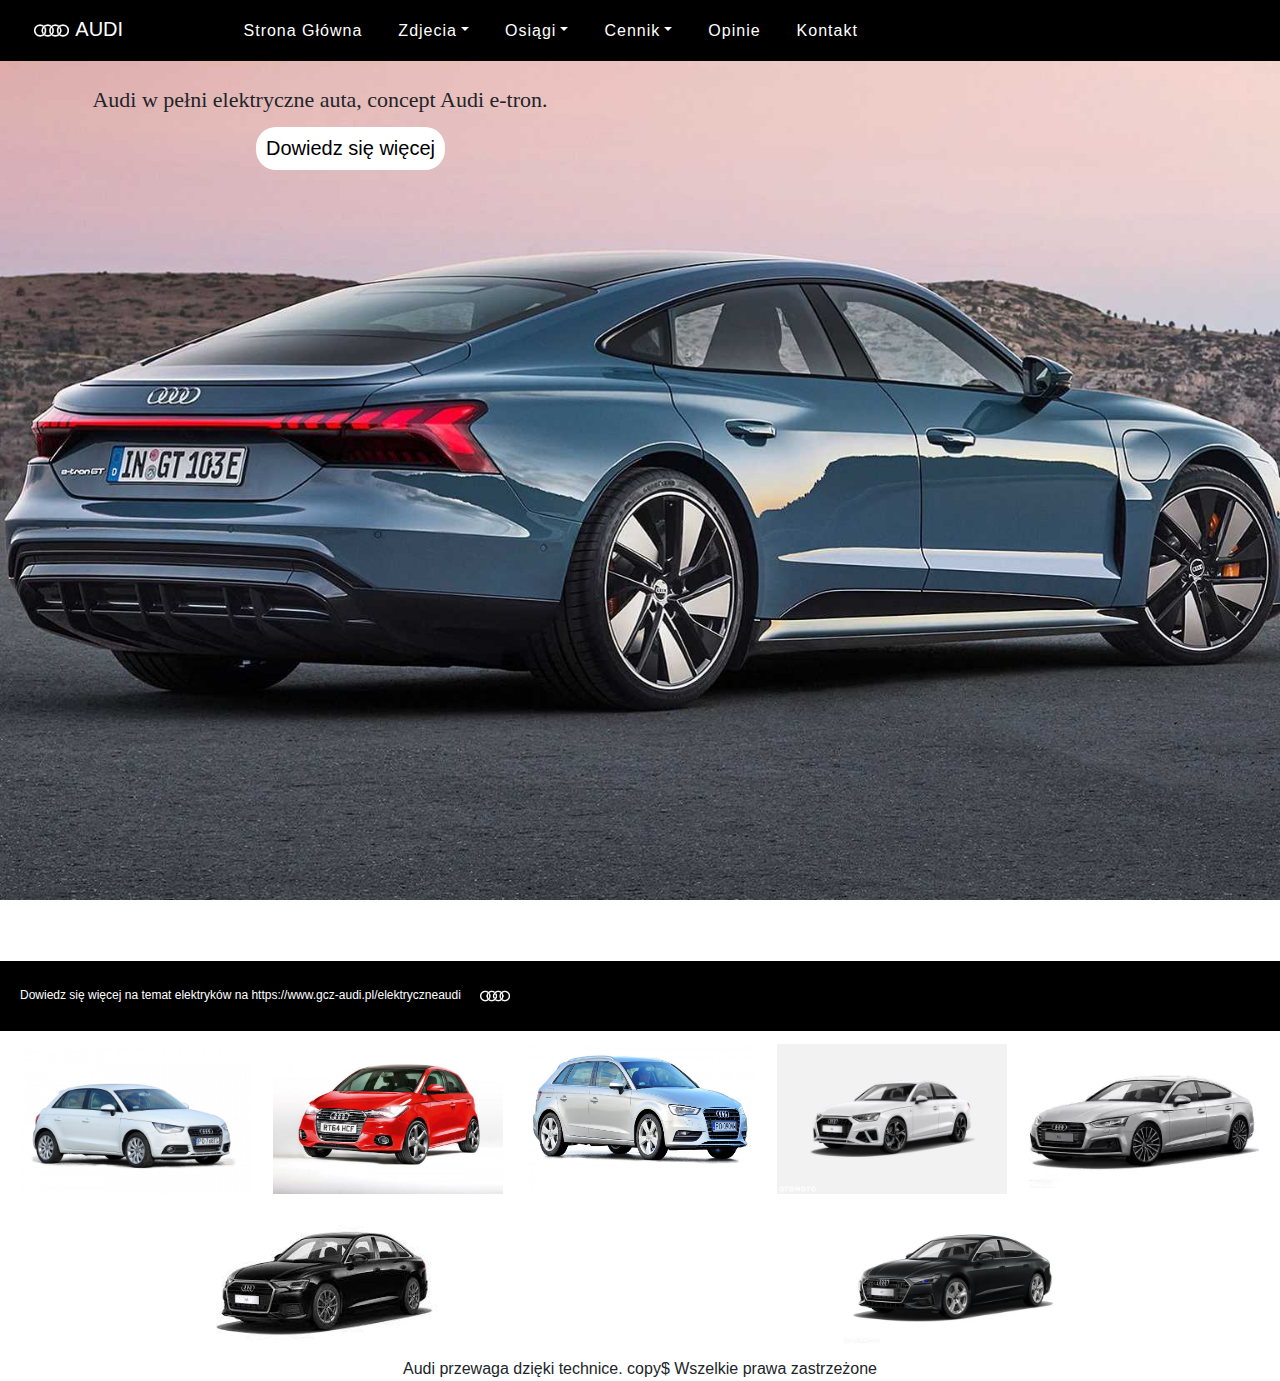
<file: index.html>
<!DOCTYPE html>
<html lang="en">
<head>
    <meta charset="UTF-8">
    <meta http-equiv="X-UA-Compatible" content="IE=edge">
    <meta name="viewport" content="width=device-width, initial-scale=1.0">
    <meta http-equiv="X-Ua-Compatible" content="IE=edge">
    <title>AUDI</title>
    <link rel="stylesheet" href="style.css" type="text/css" />
   

    <link rel="stylesheet" href="css/bootstrap.min.css">

    <!--[if lt IE 9]>
	<script src="https://cdnjs.cloudflare.com/ajax/libs/html5shiv/3.7.3/html5shiv.min.js"></script>
	<![endif]-->
</head>
<body>
        
    <header>
        <nav class="navbar navbar-expand-md">

            <a class="navbar-brand" href="#"><img src="img/logo.png" height="35" width="35" alt=""> AUDI </a>

            <button class="navbar-toggler" type="button" data-toggle="collapse" data-target="#mainmenu" aria-controls="mainmenu" aria-expanded="false" aria-label="Przełącznik nawigacji">
                <span class="navbar-toggler-icon"></span>
            </button>


            <div class="collapse navbar-collapse" id="mainmenu">
               
                <ul class="navbar-nav">
                    
                    <li class="nav-item active">
                        <a class="nav-link" href="index.html" >Strona Główna</a>
                    </li>

                    <li class="nav-item dropdown">
                        <a class="nav-link dropdown-toggle" href="#" data-toggle="dropdown" role="button" aria-expanded="false" id="submenu" aria-haspopup="true">Zdjecia</a>
                        
                        <div class="dropdown-menu" ariia-labelledby="submenu">

                            <a class="dropdown-item" href="zdjecia_zewnatrz.html">Zdjecia zewnątrz</a>
                            <a class="dropdown-item" href="zdjecia_wnetrza.html">Zdjecia wnętrza</a>
                           
                            <div class="dropdown-divider"></div>

                            <a class="dropdown-item" href="zdjecia_silnika.html">Historia quattro</a>
                            <a class="dropdown-item" href="zdjecia_ogolne.html">Zdjecia ogólne</a>

                        </div>
                    </li>

                    <li class="nav-item dropdown">
                        <a class="nav-link dropdown-toggle" href="#" data-toggle="dropdown" role="button" aria-expanded="false" id="submenu" aria-haspopup="true">Osiągi</a>
                        <div class="dropdown-menu" ariia-labelledby="submenu">
                            <a class="dropdown-item" href="parametry_auta.html">Parametry auta</a>
                            <a class="dropdown-item" href="rekordy.html">Rekordy</a>


                        </div>
                    </li>

                    <li class="nav-item dropdown ">
                        <a class="nav-link dropdown-toggle" href="#" data-toggle="dropdown" role="button" aria-expanded="false" id="submenu" aria-haspopup="true">Cennik</a>
                        <div class="dropdown-menu" ariia-labelledby="submenu">
                            <a class="dropdown-item" href="niska_cena.html">Niska półka cennowa</a>
                            <a class="dropdown-item" href="srednia_cena.html">Średnia półka cennowa</a>
                            <a class="dropdown-item" href="wysoka_cena.html">Wysoka półka cennowa</a>

                        </div>
                    </li>

                    <li class="nav-item ">
                        <a class="nav-link" href="opinie.html">Opinie</a>
                    </li>

                    <li class="nav-item">
                        <a class="nav-link" href="kontakt.html">Kontakt</a>
                    </li>
                </ul>

            </div>

        </nav>

    </header>

    <main>
        <div class="background-image">

            <div class="title"><h2>
           Audi w pełni elektryczne auta, concept Audi e-tron.</h2>
            
           <a href="audi_etron.html"><button >Dowiedz się więcej</button></a>
        
        
            </div>

        </div>

    </main>

    <div class="up-fotter">
        Dowiedz się więcej na temat elektryków na https://www.gcz-audi.pl/elektryczneaudi <img src="img/logo.png" height="30" width="30" alt="">
       
    </div>

    <div class="fotter">
       
        <div class="photo-fotter">
          <a href="audia1.html">  <img src="img/a1.jpg" width="230" height="150"></a>

        </div>

        <div class="photo-fotter">
            <img src="img/a2.jpg" width="230" height="150">

        </div>

        <div class="photo-fotter">
            <img src="img/a3.jpg" width="230" height="150">

        </div>

        <div class="photo-fotter">
            <img src="img/a4.jpg" width="230" height="150">

        </div>

        <div class="photo-fotter">
            <img src="img/a5.jpg" width="230" height="150">

        </div>

        <div class="photo-fotter">
            <img src="img/a6.jpg" width="230" height="150">

        </div>

        <div class="photo-fotter">
            <img src="img/a7.jpg" width="230" height="150">
        </div>




    </div>

    <div class="fotter1">

        Audi przewaga dzięki technice. copy$ Wszelkie prawa zastrzeżone
    </div>

      
    <script src="https://code.jquery.com/jquery-3.3.1.slim.min.js" integrity="sha384-q8i/X+965DzO0rT7abK41JStQIAqVgRVzpbzo5smXKp4YfRvH+8abtTE1Pi6jizo" crossorigin="anonymous"></script>
	
	<script src="https://cdnjs.cloudflare.com/ajax/libs/popper.js/1.14.3/umd/popper.min.js" integrity="sha384-ZMP7rVo3mIykV+2+9J3UJ46jBk0WLaUAdn689aCwoqbBJiSnjAK/l8WvCWPIPm49" crossorigin="anonymous"></script>
	
	<script src="js/bootstrap.min.js"></script>

</body>
</html>
</file>
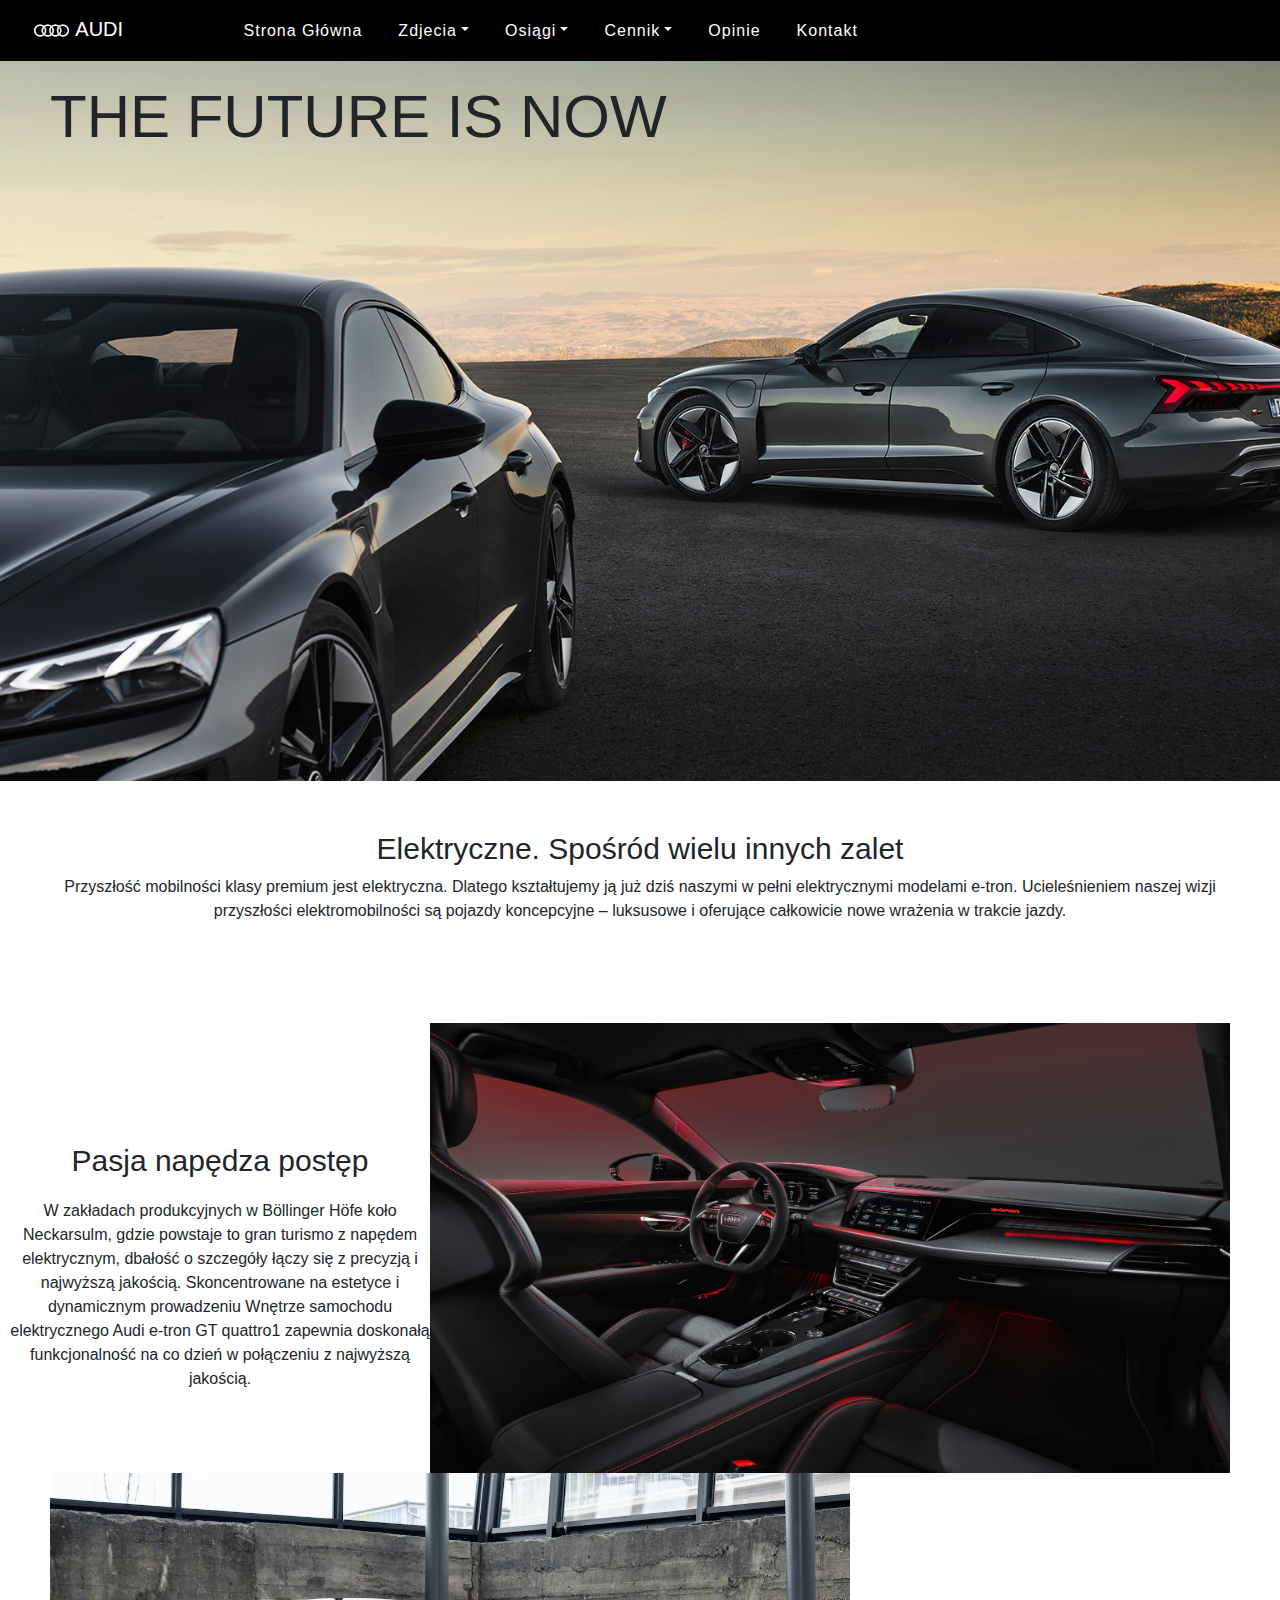
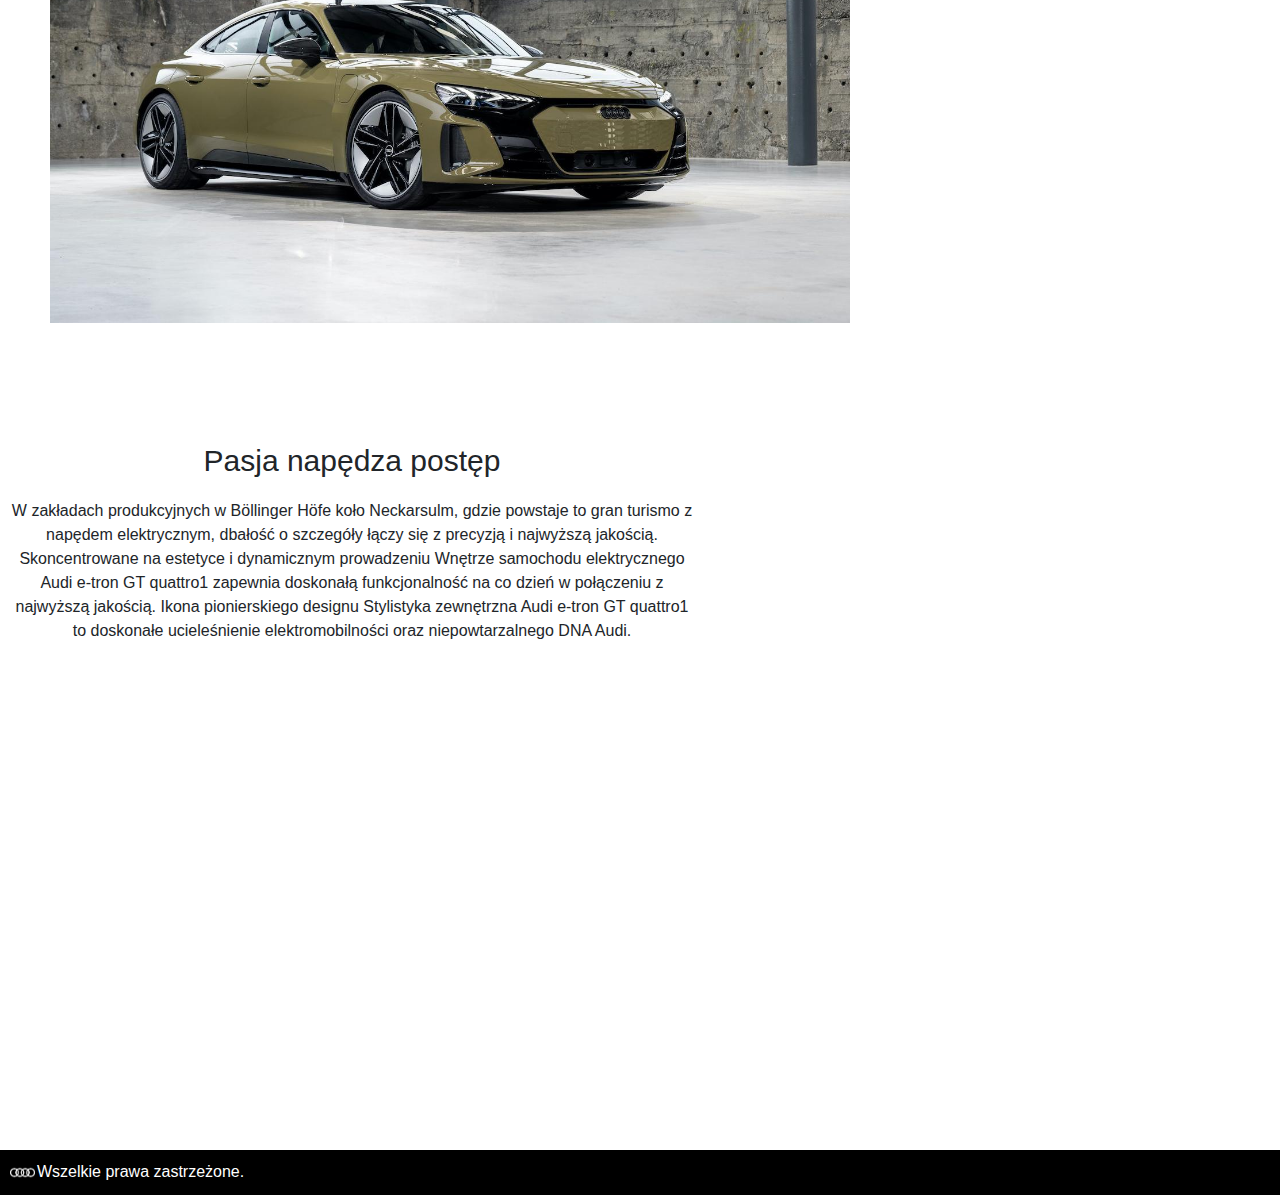
<file: audi_etron.html>
<!DOCTYPE html>
<html lang="en">
<head>
    <meta charset="UTF-8">
    <meta http-equiv="X-UA-Compatible" content="IE=edge">
    <meta name="viewport" content="width=device-width, initial-scale=1.0">
    <meta http-equiv="X-Ua-Compatible" content="IE=edge">
    <title>AUDI</title>
    <link rel="stylesheet" href="style.css" type="text/css" />
    


    <link rel="stylesheet" href="css/bootstrap.min.css">

    <link rel="stylesheet" href="audi_etron.css" type="text/css" />
    <!--[if lt IE 9]>
	<script src="https://cdnjs.cloudflare.com/ajax/libs/html5shiv/3.7.3/html5shiv.min.js"></script>
	<![endif]-->
</head>
<body>
        
    <header>
        <nav class="navbar navbar-expand-md">

            <a class="navbar-brand" href="#"><img src="img/logo.png" height="35" width="35" alt=""> AUDI </a>

            <button class="navbar-toggler" type="button" data-toggle="collapse" data-target="#mainmenu" aria-controls="mainmenu" aria-expanded="false" aria-label="Przełącznik nawigacji">
                <span class="navbar-toggler-icon"></span>
            </button>


            <div class="collapse navbar-collapse" id="mainmenu">
               
                <ul class="navbar-nav">
                    
                    <li class="nav-item active">
                        <a class="nav-link" href="index.html" >Strona Główna</a>
                    </li>

                    <li class="nav-item dropdown">
                        <a class="nav-link dropdown-toggle" href="#" data-toggle="dropdown" role="button" aria-expanded="false" id="submenu" aria-haspopup="true">Zdjecia</a>
                        
                        <div class="dropdown-menu" ariia-labelledby="submenu">

                            <a class="dropdown-item" href="zdjecia_zewnatrz.html">Zdjecia zewnątrz</a>
                            <a class="dropdown-item" href="zdjecia_wnetrza.html">Zdjecia wnętrza</a>
                           
                            <div class="dropdown-divider"></div>

                            <a class="dropdown-item" href="zdjecia_silnika.html">Historia quattro</a>
                            <a class="dropdown-item" href="zdjecia_ogolne.html">Zdjecia ogólne</a>

                        </div>
                    </li>

                    <li class="nav-item dropdown">
                        <a class="nav-link dropdown-toggle" href="#" data-toggle="dropdown" role="button" aria-expanded="false" id="submenu" aria-haspopup="true">Osiągi</a>
                        <div class="dropdown-menu" ariia-labelledby="submenu">
                            <a class="dropdown-item" href="parametry_auta.html">Parametry auta</a>
                            <a class="dropdown-item" href="rekordy.html">Rekordy</a>


                        </div>
                    </li>

                    <li class="nav-item dropdown ">
                        <a class="nav-link dropdown-toggle" href="#" data-toggle="dropdown" role="button" aria-expanded="false" id="submenu" aria-haspopup="true">Cennik</a>
                        <div class="dropdown-menu" ariia-labelledby="submenu">
                            <a class="dropdown-item" href="niska_cena.html">Niska półka cennowa</a>
                            <a class="dropdown-item" href="srednia_cena.html">Średnia półka cennowa</a>
                            <a class="dropdown-item" href="wysoka_cena.html">Wysoka półka cennowa</a>

                        </div>
                    </li>

                    <li class="nav-item ">
                        <a class="nav-link" href="opinie.html">Opinie</a>
                    </li>

                    <li class="nav-item">
                        <a class="nav-link" href="kontakt.html">Kontakt</a>
                    </li>
                </ul>

            </div>

        </nav>

    </header>

        <div class="container">

            <div class="background_etron">
                <h3>THE FUTURE IS NOW</h3>
            </div>

   <div class="etron">
    <h4>Elektryczne. Spośród wielu innych zalet</h4>
    
    Przyszłość mobilności klasy premium jest elektryczna. Dlatego kształtujemy ją już dziś naszymi w pełni elektrycznymi modelami e-tron. Ucieleśnieniem naszej wizji przyszłości elektromobilności są pojazdy koncepcyjne – luksusowe i oferujące całkowicie nowe wrażenia w trakcie jazdy.
   </div>


    

    <div class="picture-half">
             
            <img src="img/wnetrze_etron.jpg">

        <div class="right-text">

            <h4>Pasja napędza postęp</h4>

            W zakładach produkcyjnych w Böllinger Höfe koło Neckarsulm, gdzie powstaje to gran turismo z napędem elektrycznym, dbałość o szczegóły łączy się z precyzją i najwyższą jakością.
    
            Skoncentrowane na estetyce i dynamicznym prowadzeniu
            Wnętrze samochodu elektrycznego Audi e-tron GT quattro1 zapewnia doskonałą funkcjonalność na co dzień w połączeniu z najwyższą jakością.
        </div>

        <div style="clear:both;"></div>
       
    </div>
    
    
    <div class="picture-half-1">

        <img src="img/etron_1.jpg">

            <div class="left-text">
         
                <h4>Pasja napędza postęp</h4>
               
                W zakładach produkcyjnych w Böllinger Höfe koło Neckarsulm, gdzie powstaje to gran turismo z napędem elektrycznym, dbałość o szczegóły łączy się z precyzją i najwyższą jakością.

                Skoncentrowane na estetyce i dynamicznym prowadzeniu
                Wnętrze samochodu elektrycznego Audi e-tron GT quattro1 zapewnia doskonałą funkcjonalność na co dzień w połączeniu z najwyższą jakością.

                Ikona pionierskiego designu
                Stylistyka zewnętrzna Audi e-tron GT quattro1 to doskonałe ucieleśnienie elektromobilności oraz niepowtarzalnego DNA Audi.
            
            </div>

            <div style="clear:both;"></div>
    
    </div>

            <div class="video">

              <iframe src="https://www.youtube.com/embed/jBHRHEv5pRY" title="YouTube video player" frameborder="0" allow="accelerometer; autoplay; clipboard-write; encrypted-media; gyroscope; picture-in-picture" allowfullscreen></iframe>

            </div>
    
    

    <div class="fotter">
            
        <img src="img/logo.png" height="25" width="25" alt=""> Wszelkie prawa zastrzeżone.
        
    </div>
    
    
    
    
    
    
    
    </div>

         
         
        
        


    
  
      
    <script src="https://code.jquery.com/jquery-3.3.1.slim.min.js" integrity="sha384-q8i/X+965DzO0rT7abK41JStQIAqVgRVzpbzo5smXKp4YfRvH+8abtTE1Pi6jizo" crossorigin="anonymous"></script>
	
	<script src="https://cdnjs.cloudflare.com/ajax/libs/popper.js/1.14.3/umd/popper.min.js" integrity="sha384-ZMP7rVo3mIykV+2+9J3UJ46jBk0WLaUAdn689aCwoqbBJiSnjAK/l8WvCWPIPm49" crossorigin="anonymous"></script>
	
	<script src="js/bootstrap.min.js"></script>

</body>
</html>
</file>
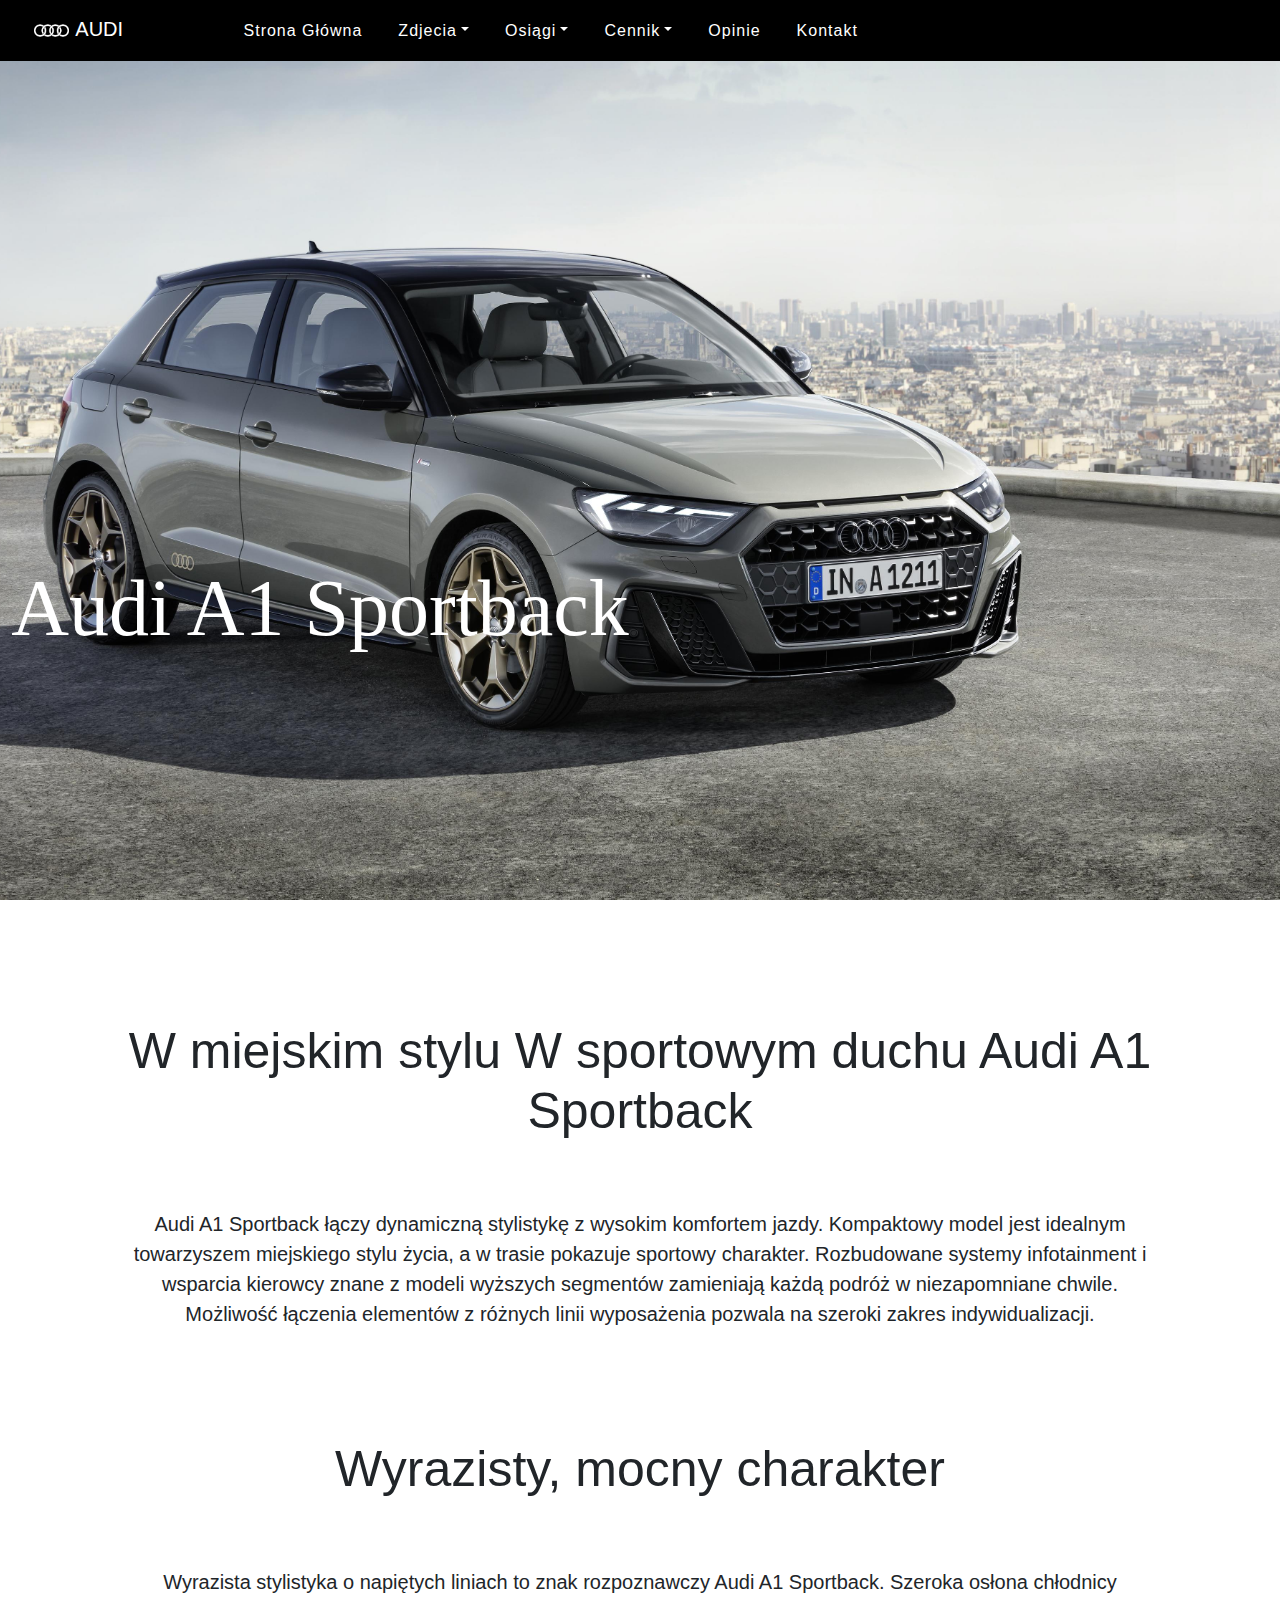
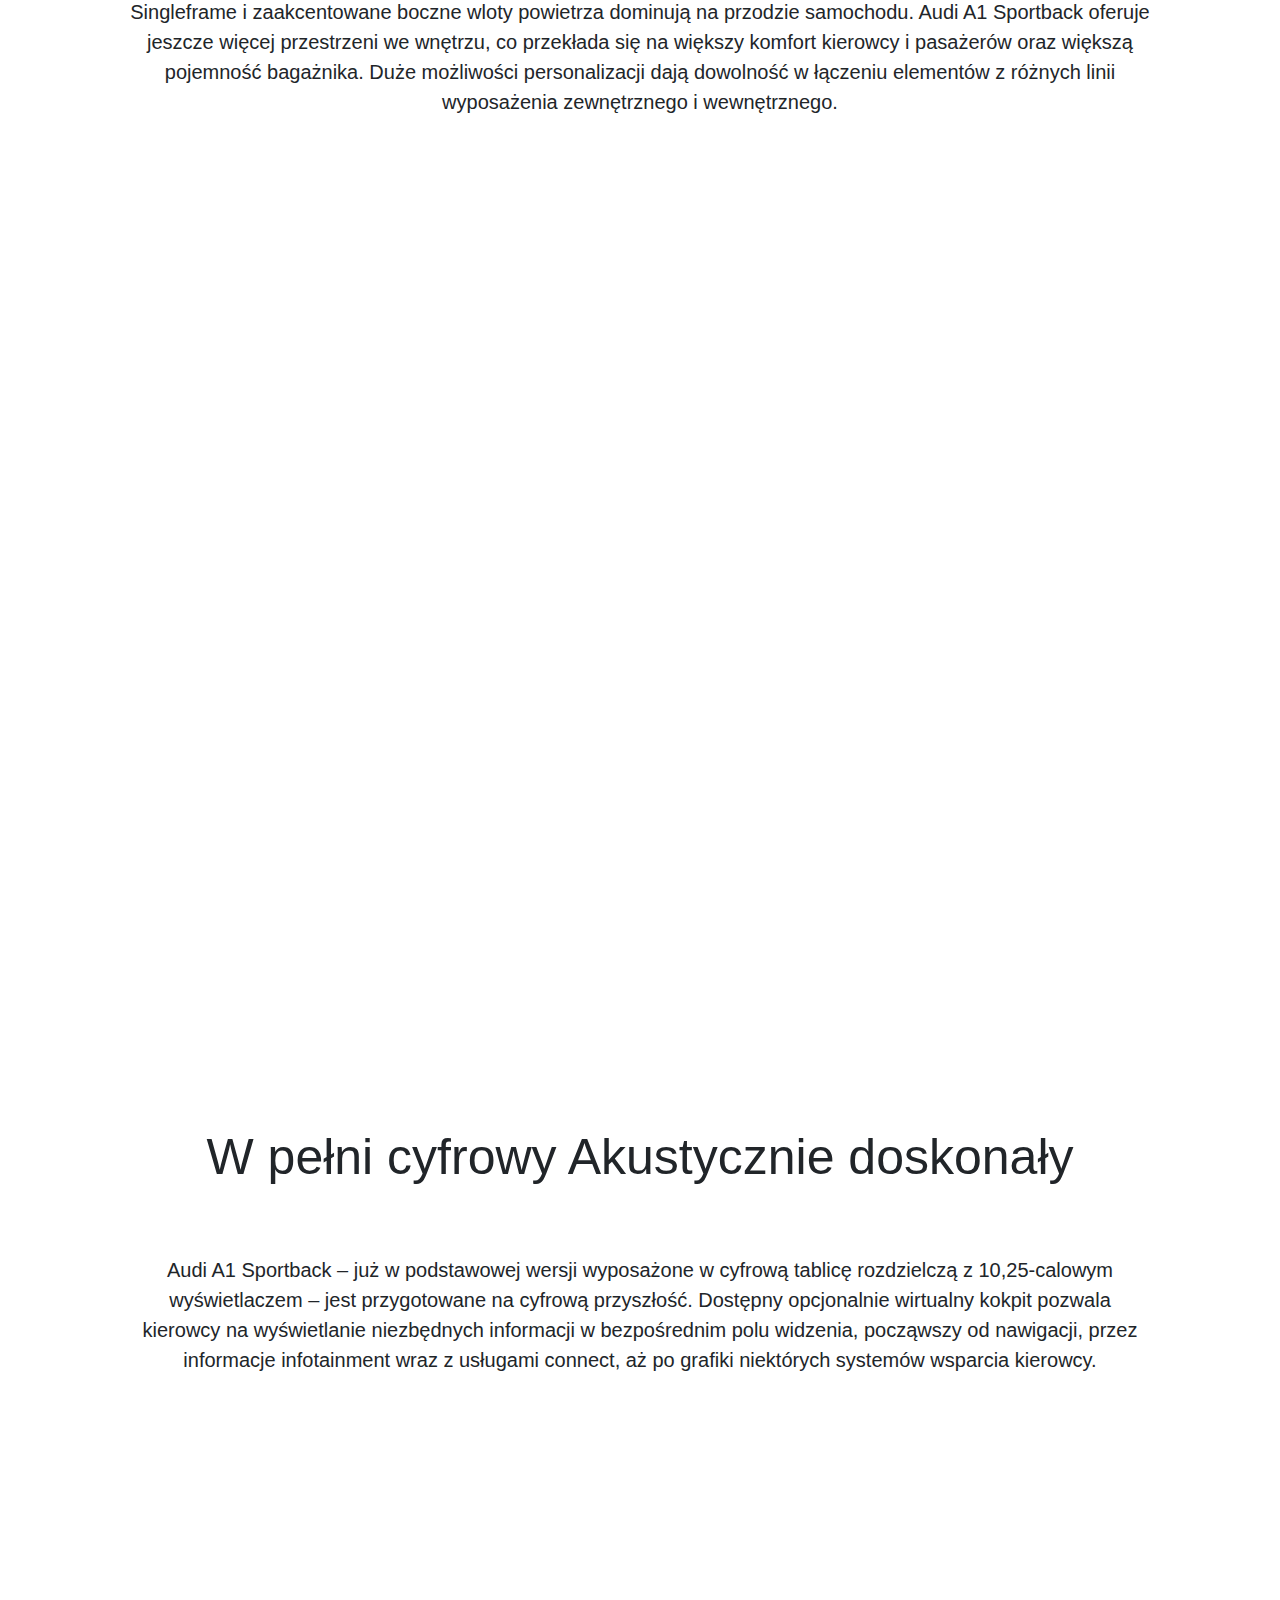
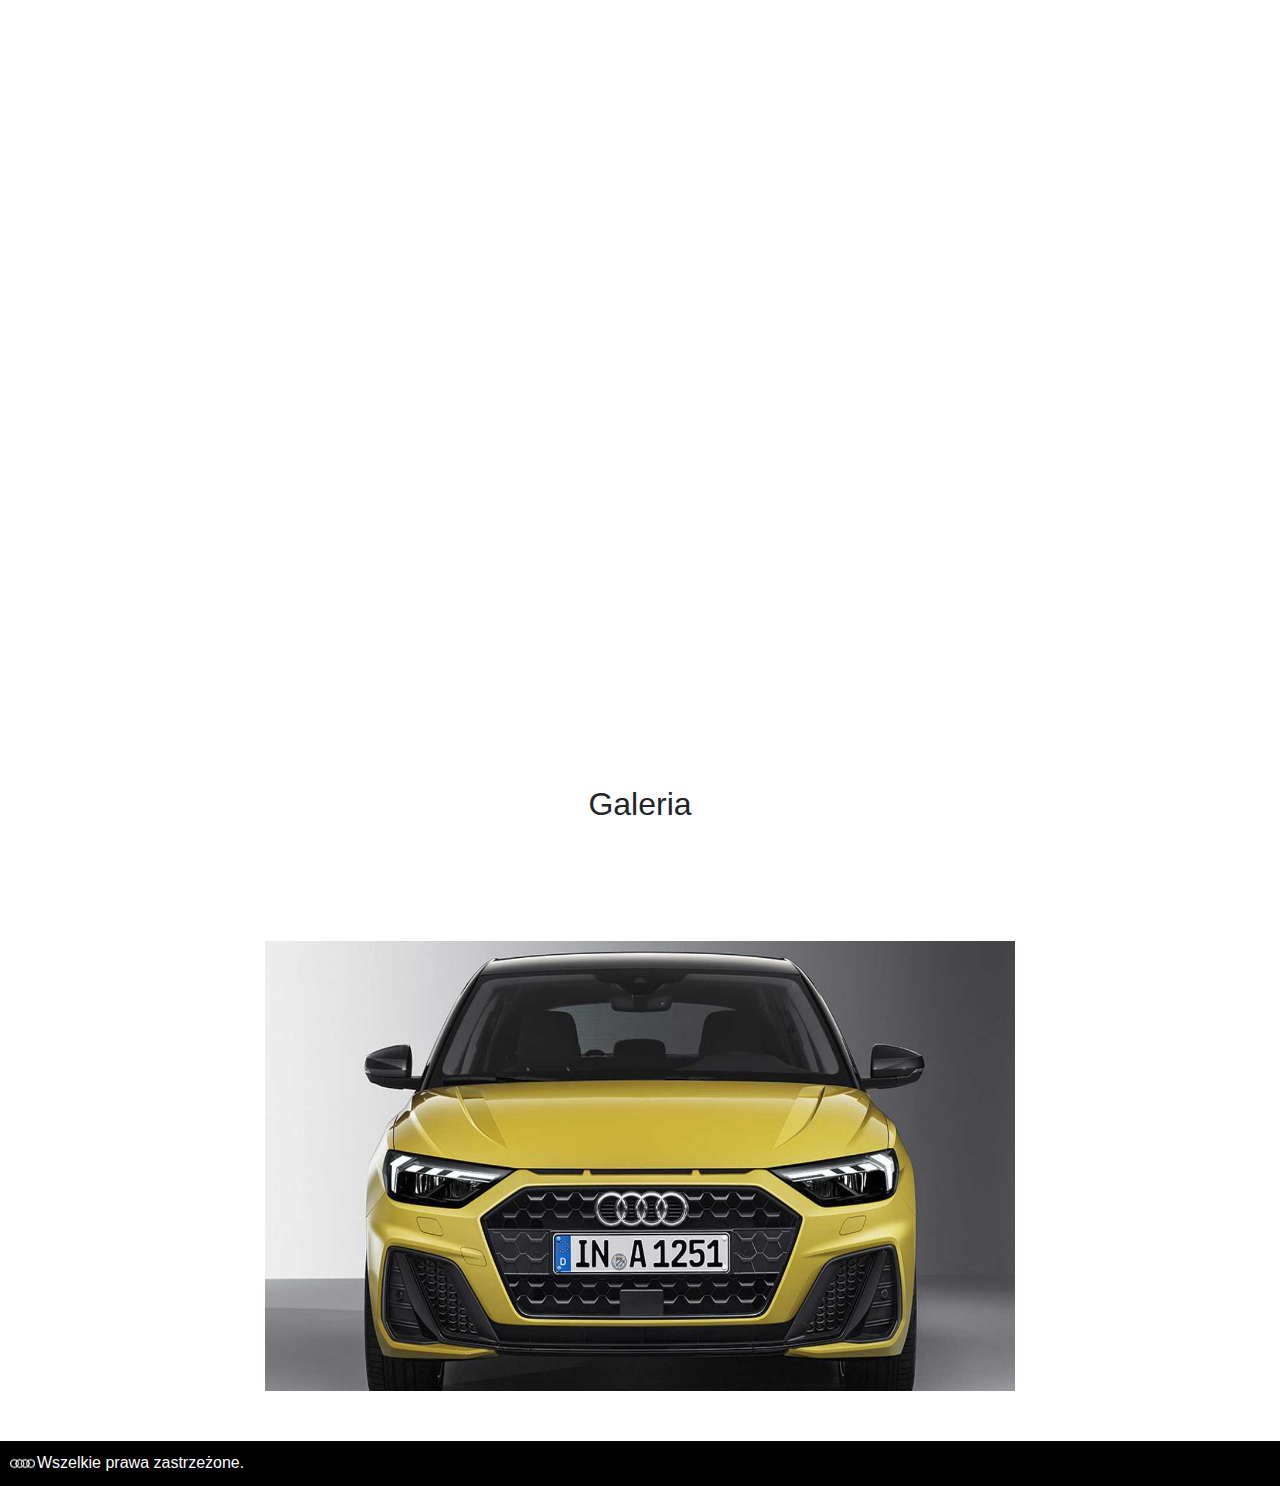
<file: audia1.html>
<!DOCTYPE html>
<html lang="en">

<head>
    <meta charset="UTF-8">
    <meta http-equiv="X-UA-Compatible" content="IE=edge">
    <meta name="viewport" content="width=device-width, initial-scale=1.0">
    <meta http-equiv="X-Ua-Compatible" content="IE=edge">
    <title>AUDI</title>
    <link rel="stylesheet" href="style.css" type="text/css" />

    <link rel="stylesheet" href="css/bootstrap.min.css">

    <link rel="stylesheet" href="audia1.css" type="text/css" />

    <script src="http://code.jquery.com/jquery-1.11.2.min.js"></script>


    <script type="text/javascript">

        var numer = Math.floor(Math.random()*6)+1;

        

        function ustawslajd(nrslajdu)
        {
            setTimeout(zmienslajd(), 500); 
        }
        
        function zmienslajd()
        {
            numer++; if(numer>6) numer=1;

            var plik = "<img src=\"img/slajdya1/photoa" + numer + ".jpg\" />";
            document.getElementById("slider").innerHTML = plik;

            timer1 = setTimeout("zmienslajd()", 5000);

        }

    </script>

    <!--[if lt IE 9]>
	<script src="https://cdnjs.cloudflare.com/ajax/libs/html5shiv/3.7.3/html5shiv.min.js"></script>
	<![endif]-->
</head>

<body onload="zmienslajd()">

    <header>
        <nav class="navbar navbar-expand-md">

            <a class="navbar-brand" href="#"><img src="img/logo.png" height="35" width="35" alt=""> AUDI </a>

            <button class="navbar-toggler" type="button" data-toggle="collapse" data-target="#mainmenu"
                aria-controls="mainmenu" aria-expanded="false" aria-label="Przełącznik nawigacji">
                <span class="navbar-toggler-icon"></span>
            </button>


            <div class="collapse navbar-collapse" id="mainmenu">

                <ul class="navbar-nav">

                    <li class="nav-item active">
                        <a class="nav-link" href="index.html">Strona Główna</a>
                    </li>

                    <li class="nav-item dropdown">
                        <a class="nav-link dropdown-toggle" href="#" data-toggle="dropdown" role="button"
                            aria-expanded="false" id="submenu" aria-haspopup="true">Zdjecia</a>

                        <div class="dropdown-menu" ariia-labelledby="submenu">

                            <a class="dropdown-item" href="zdjecia_zewnatrz.html">Zdjecia zewnątrz</a>
                            <a class="dropdown-item" href="zdjecia_wnetrza.html">Zdjecia wnętrza</a>

                            <div class="dropdown-divider"></div>

                            <a class="dropdown-item" href="zdjecia_silnika.html">Historia quattro</a>
                            <a class="dropdown-item" href="zdjecia_ogolne.html">Zdjecia ogólne</a>

                        </div>
                    </li>

                    <li class="nav-item dropdown">
                        <a class="nav-link dropdown-toggle" href="#" data-toggle="dropdown" role="button"
                            aria-expanded="false" id="submenu" aria-haspopup="true">Osiągi</a>
                        <div class="dropdown-menu" ariia-labelledby="submenu">
                            <a class="dropdown-item" href="parametry_auta.html">Parametry auta</a>
                            <a class="dropdown-item" href="rekordy.html">Rekordy</a>


                        </div>
                    </li>

                    <li class="nav-item dropdown ">
                        <a class="nav-link dropdown-toggle" href="#" data-toggle="dropdown" role="button"
                            aria-expanded="false" id="submenu" aria-haspopup="true">Cennik</a>
                        <div class="dropdown-menu" ariia-labelledby="submenu">
                            <a class="dropdown-item" href="niska_cena.html">Niska półka cennowa</a>
                            <a class="dropdown-item" href="srednia_cena.html">Średnia półka cennowa</a>
                            <a class="dropdown-item" href="wysoka_cena.html">Wysoka półka cennowa</a>

                        </div>
                    </li>

                    <li class="nav-item ">
                        <a class="nav-link" href="opinie.html">Opinie</a>
                    </li>

                    <li class="nav-item">
                        <a class="nav-link" href="kontakt.html">Kontakt</a>
                    </li>
                </ul>

            </div>

        </nav>

    </header>



    <div class="container">

        <div class="container-background">
            <div class="title">
                <h2>Audi A1 Sportback</h2>
            </div>
        </div>



        <div class="text">

            <h2>W miejskim stylu
                W sportowym duchu
                Audi A1 Sportback</h2>
            Audi A1 Sportback łączy dynamiczną stylistykę z wysokim komfortem jazdy. Kompaktowy model jest idealnym
            towarzyszem miejskiego stylu życia, a w trasie pokazuje sportowy charakter. Rozbudowane systemy infotainment
            i wsparcia kierowcy znane z modeli wyższych segmentów zamieniają każdą podróż w niezapomniane chwile.
            Możliwość łączenia elementów z różnych linii wyposażenia pozwala na szeroki zakres indywidualizacji.

        </div>

        <div class="text">

            <h2> Wyrazisty, mocny charakter</h2>

            Wyrazista stylistyka o napiętych liniach to znak rozpoznawczy Audi A1 Sportback. Szeroka osłona chłodnicy
            Singleframe i zaakcentowane boczne wloty powietrza dominują na przodzie samochodu. Audi A1 Sportback oferuje
            jeszcze więcej przestrzeni we wnętrzu, co przekłada się na większy komfort kierowcy i pasażerów oraz większą
            pojemność bagażnika. Duże możliwości personalizacji dają dowolność w łączeniu elementów z różnych linii
            wyposażenia zewnętrznego i wewnętrznego.


        </div>




        <div class="container-background-1"></div>

        <div class="text">

            <h2>W pełni cyfrowy
                Akustycznie doskonały</h2>

            Audi A1 Sportback – już w podstawowej wersji wyposażone w cyfrową tablicę rozdzielczą z 10,25-calowym
            wyświetlaczem – jest przygotowane na cyfrową przyszłość. Dostępny opcjonalnie wirtualny kokpit pozwala
            kierowcy na wyświetlanie niezbędnych informacji w bezpośrednim polu widzenia, począwszy od nawigacji, przez
            informacje infotainment wraz z usługami connect, aż po grafiki niektórych systemów wsparcia kierowcy.

        </div>

        <div class="container-background-2"></div>




        <div class="title-galery">

            <h2> Galeria </h2>

        </div>
           

            <div id="slider"></div>
            
            
    </div>

    <div class="fotter">
            
        <img src="img/logo.png" height="25" width="25" alt=""> Wszelkie prawa zastrzeżone.
        
    </div>





    <script src="https://code.jquery.com/jquery-3.3.1.slim.min.js"
        integrity="sha384-q8i/X+965DzO0rT7abK41JStQIAqVgRVzpbzo5smXKp4YfRvH+8abtTE1Pi6jizo"
        crossorigin="anonymous"></script>

    <script src="https://cdnjs.cloudflare.com/ajax/libs/popper.js/1.14.3/umd/popper.min.js"
        integrity="sha384-ZMP7rVo3mIykV+2+9J3UJ46jBk0WLaUAdn689aCwoqbBJiSnjAK/l8WvCWPIPm49"
        crossorigin="anonymous"></script>

    <script src="js/bootstrap.min.js"></script>

</body>

</html>
</file>
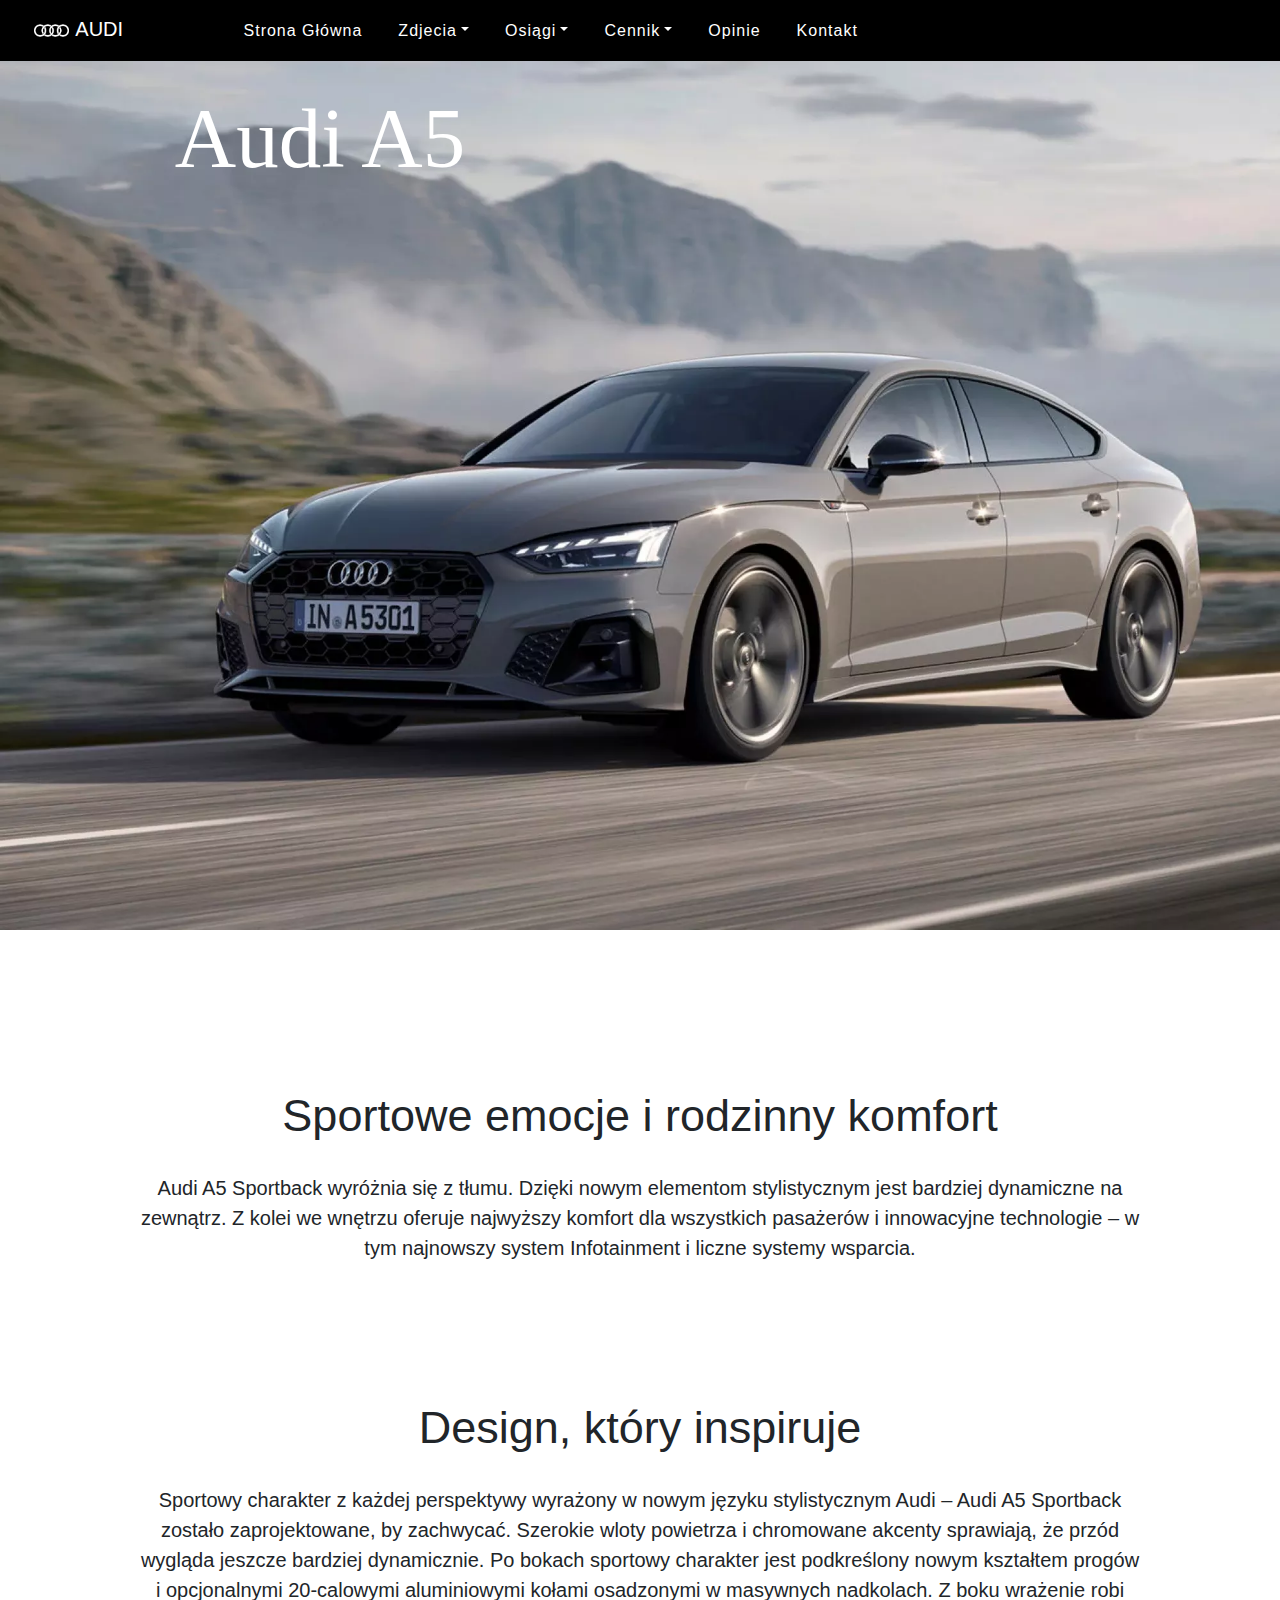
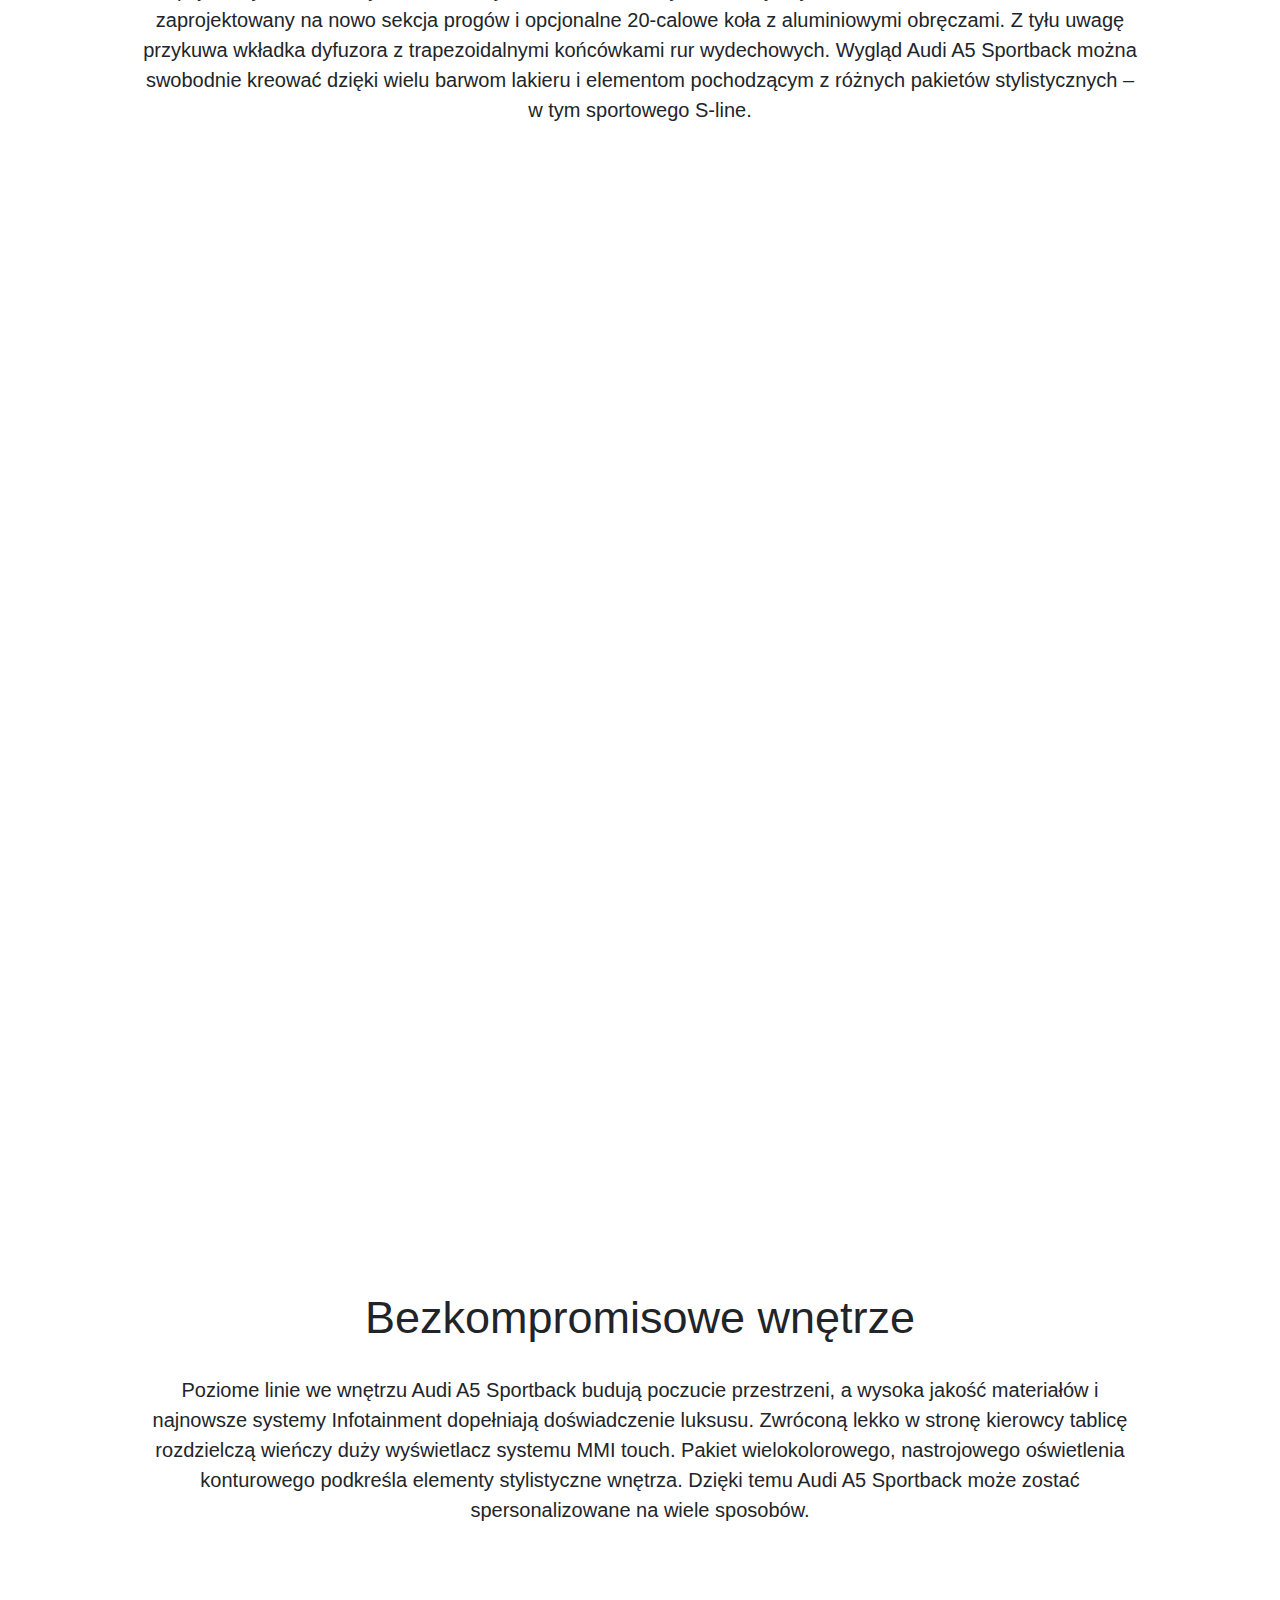
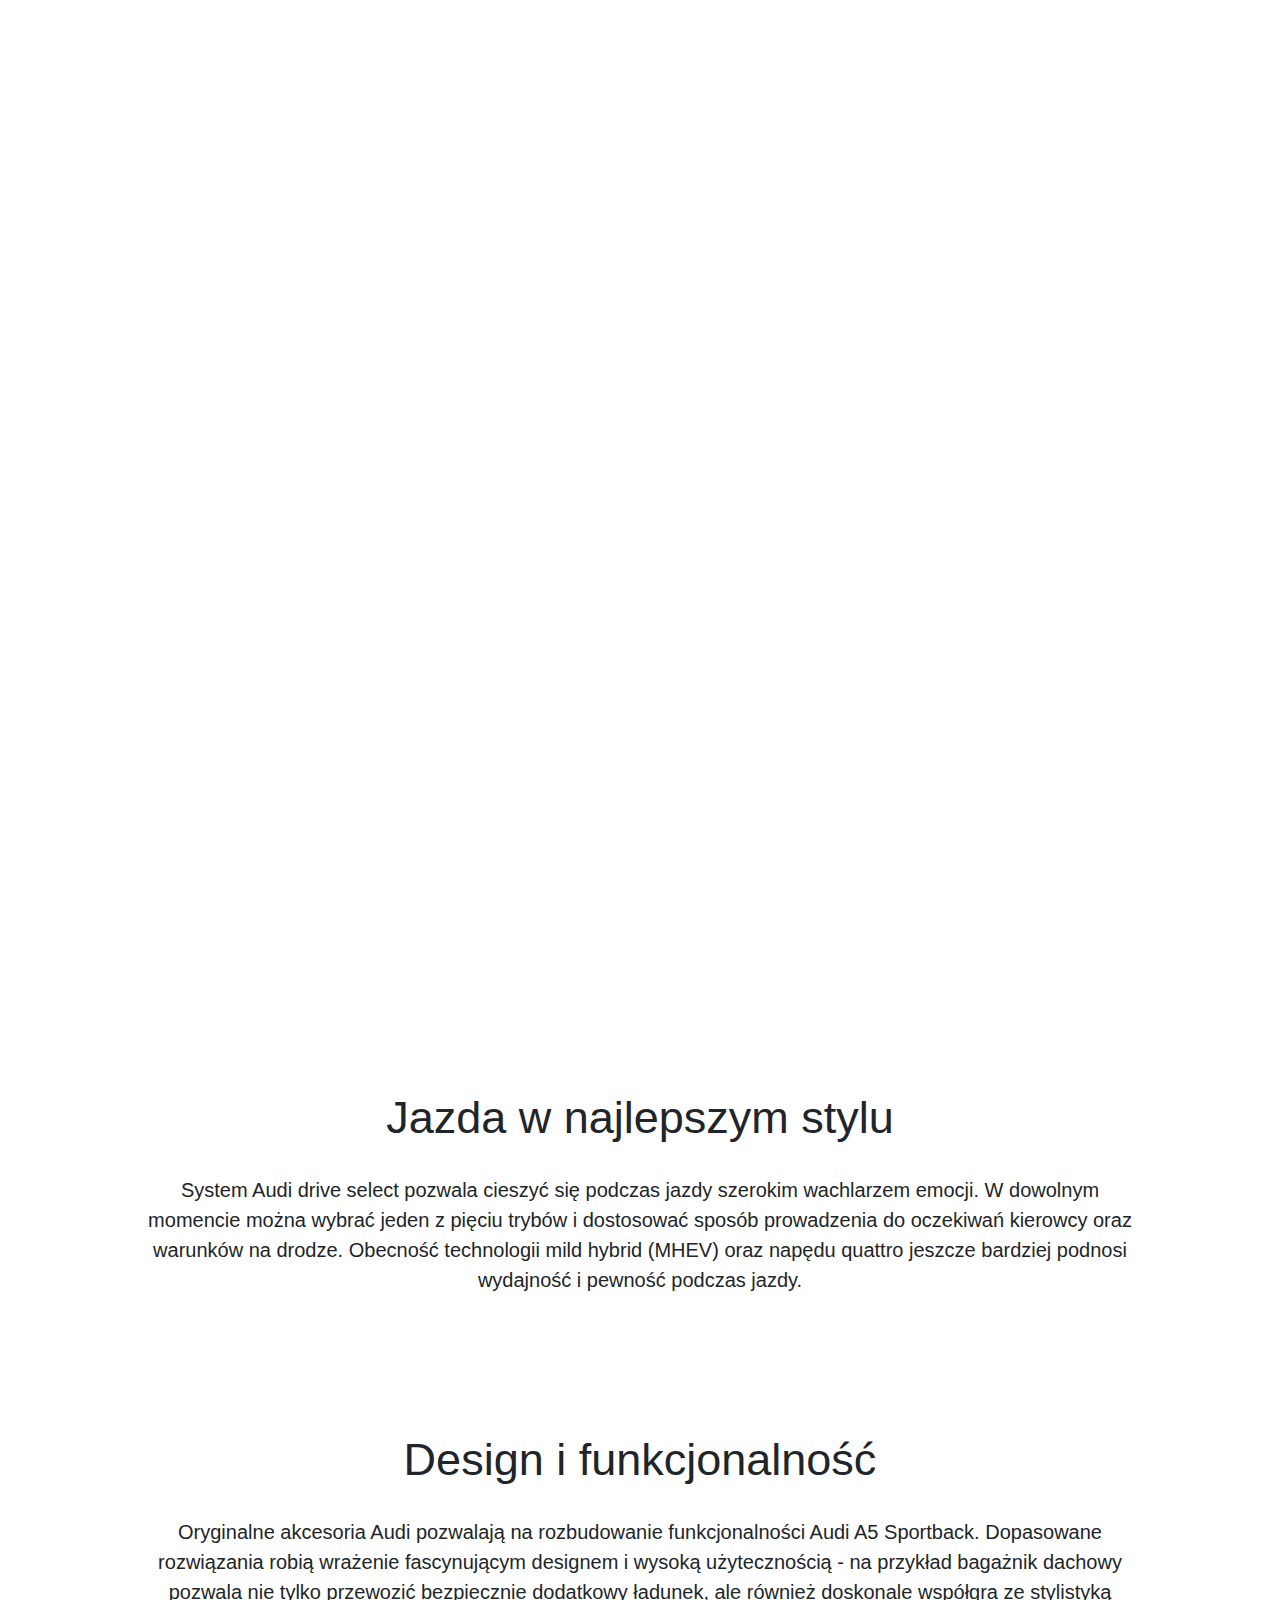
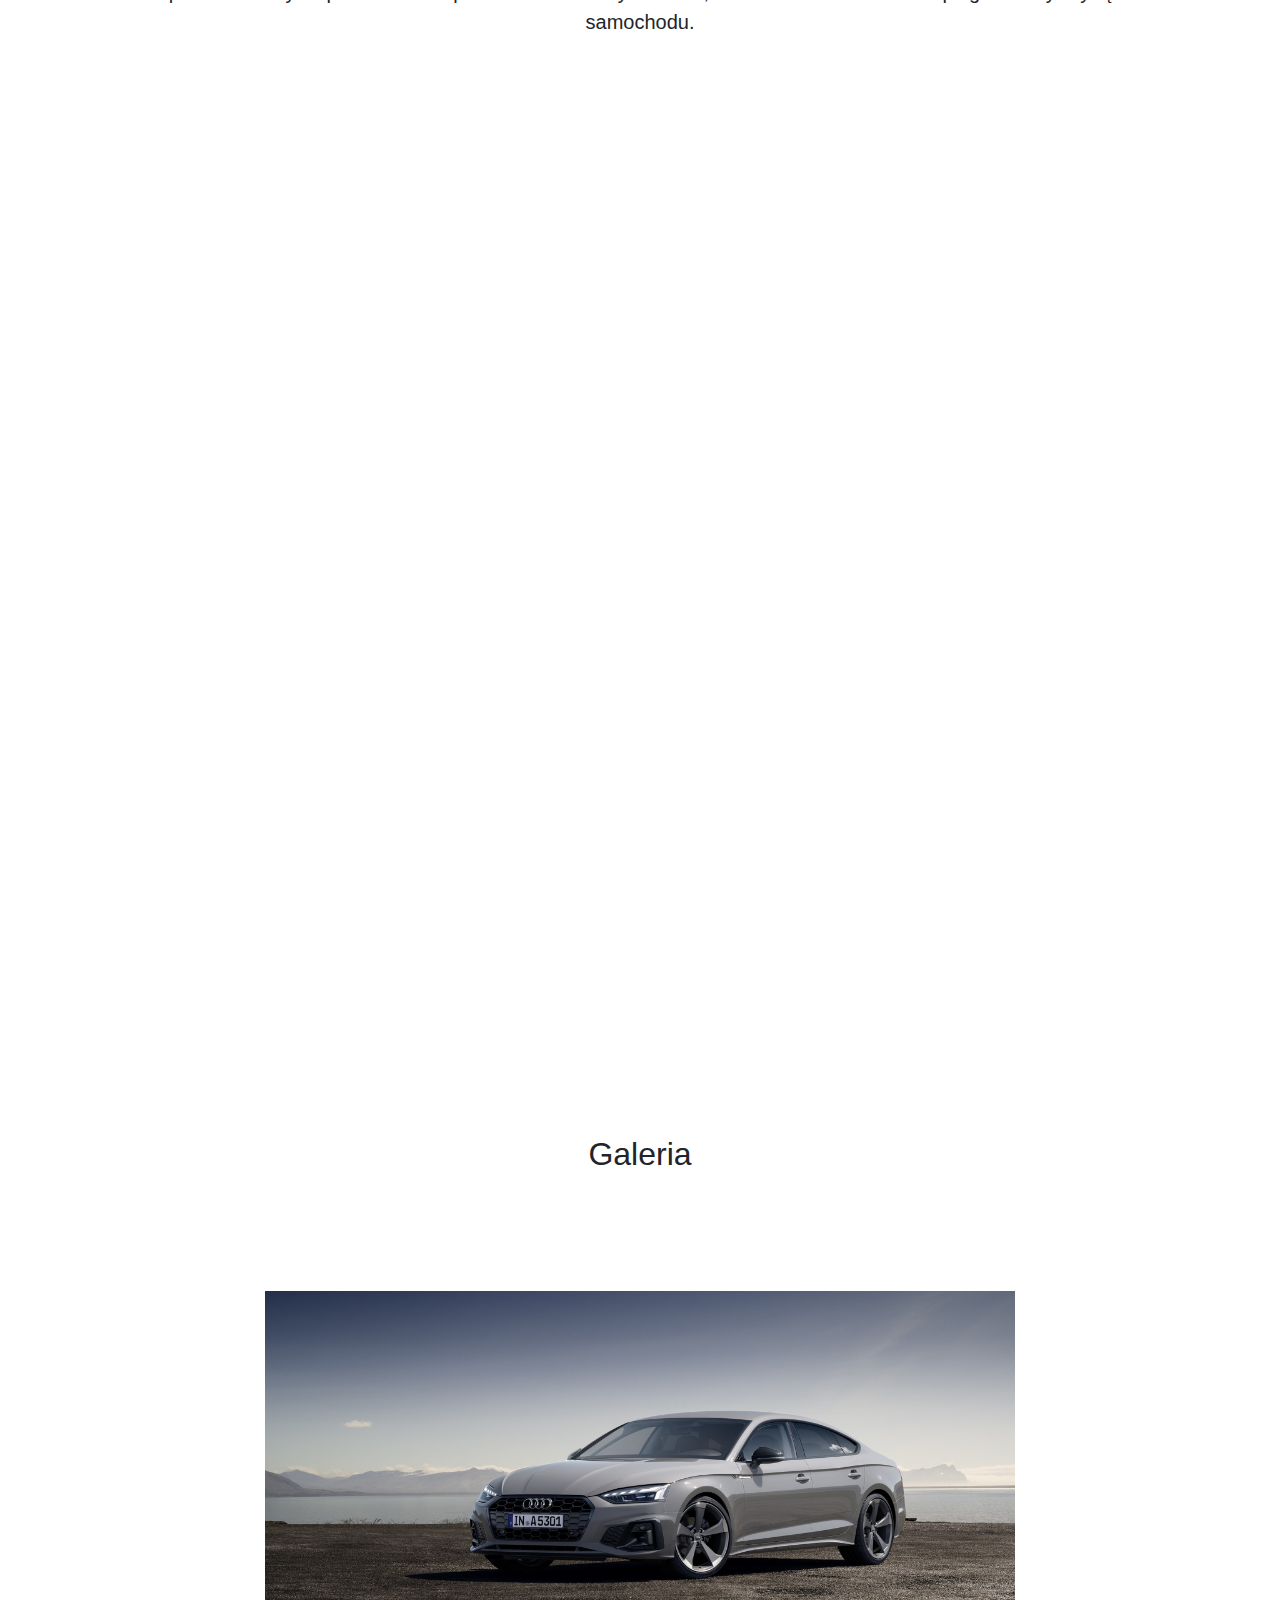
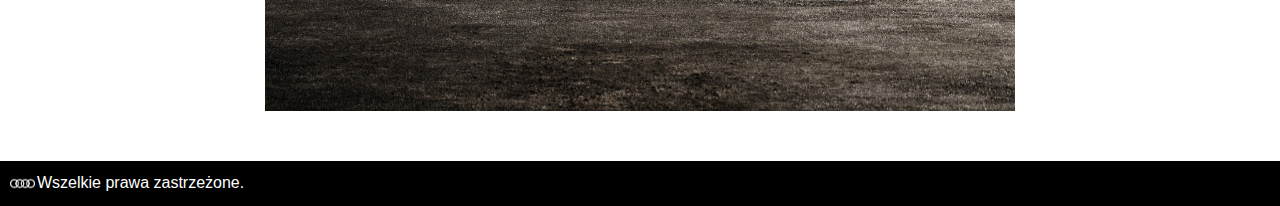
<file: audia5.html>
<!DOCTYPE html>
<html lang="en">
<head>
    <meta charset="UTF-8">
    <meta http-equiv="X-UA-Compatible" content="IE=edge">
    <meta name="viewport" content="width=device-width, initial-scale=1.0">
    <meta http-equiv="X-Ua-Compatible" content="IE=edge">
    <title>AUDI</title>
    <link rel="stylesheet" href="style.css" type="text/css" />

    <link rel="stylesheet" href="css/bootstrap.min.css">

    <link rel="stylesheet" href="audia5.css" type="text/css"/>

    <!--[if lt IE 9]>
	<script src="https://cdnjs.cloudflare.com/ajax/libs/html5shiv/3.7.3/html5shiv.min.js"></script>
	<![endif]-->

        <script type="text/javascript">

            var numer = Math.floor(Math.random()*5)+1;

            function zmienslajd()
            {
                numer++; if (numer>5) numer=1;

                var plik = "<img src=\"img/slajdya5/audia" + numer + ".jpg\"/>";

                document.getElementById("slider").innerHTML = plik;

                setTimeout("zmienslajd()", 5000);

            }

        </script>




</head>
<body onload = "zmienslajd()">
        
    <header>
        <nav class="navbar navbar-expand-md">

            <a class="navbar-brand" href="#"><img src="img/logo.png" height="35" width="35" alt=""> AUDI </a>

            <button class="navbar-toggler" type="button" data-toggle="collapse" data-target="#mainmenu" aria-controls="mainmenu" aria-expanded="false" aria-label="Przełącznik nawigacji">
                <span class="navbar-toggler-icon"></span>
            </button>


            <div class="collapse navbar-collapse" id="mainmenu">
               
                <ul class="navbar-nav">
                    
                    <li class="nav-item active">
                        <a class="nav-link" href="index.html" >Strona Główna</a>
                    </li>

                    <li class="nav-item dropdown">
                        <a class="nav-link dropdown-toggle" href="#" data-toggle="dropdown" role="button" aria-expanded="false" id="submenu" aria-haspopup="true">Zdjecia</a>
                        
                        <div class="dropdown-menu" ariia-labelledby="submenu">

                            <a class="dropdown-item" href="zdjecia_zewnatrz.html">Zdjecia zewnątrz</a>
                            <a class="dropdown-item" href="zdjecia_wnetrza.html">Zdjecia wnętrza</a>
                           
                            <div class="dropdown-divider"></div>

                            <a class="dropdown-item" href="zdjecia_silnika.html">Historia quattro</a>
                            <a class="dropdown-item" href="zdjecia_ogolne.html">Zdjecia ogólne</a>

                        </div>
                    </li>

                    <li class="nav-item dropdown">
                        <a class="nav-link dropdown-toggle" href="#" data-toggle="dropdown" role="button" aria-expanded="false" id="submenu" aria-haspopup="true">Osiągi</a>
                        <div class="dropdown-menu" ariia-labelledby="submenu">
                            <a class="dropdown-item" href="parametry_auta.html">Parametry auta</a>
                            <a class="dropdown-item" href="rekordy.html">Rekordy</a>


                        </div>
                    </li>

                    <li class="nav-item dropdown ">
                        <a class="nav-link dropdown-toggle" href="#" data-toggle="dropdown" role="button" aria-expanded="false" id="submenu" aria-haspopup="true">Cennik</a>
                        <div class="dropdown-menu" ariia-labelledby="submenu">
                            <a class="dropdown-item" href="niska_cena.html">Niska półka cennowa</a>
                            <a class="dropdown-item" href="srednia_cena.html">Średnia półka cennowa</a>
                            <a class="dropdown-item" href="wysoka_cena.html">Wysoka półka cennowa</a>

                        </div>
                    </li>

                    <li class="nav-item ">
                        <a class="nav-link" href="opinie.html">Opinie</a>
                    </li>

                    <li class="nav-item">
                        <a class="nav-link" href="kontakt.html">Kontakt</a>
                    </li>
                </ul>

            </div>

        </nav>

    </header>

  

   <div class="container">

        <div class="background_audia5">
                <div class="title">
                    <h2>Audi A5</h2>
                </div>
            </div>


            <div class="title"> 
                <h4>Sportowe emocje i rodzinny komfort</h4>
            </div>
            
                <div class="text">

               
            Audi A5 Sportback wyróżnia się z tłumu. Dzięki nowym elementom stylistycznym jest bardziej dynamiczne na zewnątrz. Z kolei we wnętrzu oferuje najwyższy komfort dla wszystkich pasażerów i innowacyjne technologie – w tym najnowszy system Infotainment i liczne systemy wsparcia.
           
             </div>

        

           
                <div class="title"> 
                <h4>Design, który inspiruje</h4>
                </div>
                
            <div class="text">
        Sportowy charakter z każdej perspektywy wyrażony w nowym języku stylistycznym Audi – Audi A5 Sportback zostało zaprojektowane, by zachwycać. Szerokie wloty powietrza i chromowane akcenty sprawiają, że przód wygląda jeszcze bardziej dynamicznie. Po bokach sportowy charakter jest podkreślony nowym kształtem progów i opcjonalnymi 20-calowymi aluminiowymi kołami osadzonymi w masywnych nadkolach. Z boku wrażenie robi zaprojektowany na nowo sekcja progów i opcjonalne 20-calowe koła z aluminiowymi obręczami. Z tyłu uwagę przykuwa wkładka dyfuzora z trapezoidalnymi końcówkami rur wydechowych. Wygląd Audi A5 Sportback można swobodnie kreować dzięki wielu barwom lakieru i elementom pochodzącym z różnych pakietów stylistycznych – w tym sportowego S-line.

        </div>

        <div class="picture_1"></div>


            <div class="title"> 
            <h4>Bezkompromisowe wnętrze</h4>
            </div>

            <div class="text">
            Poziome linie we wnętrzu Audi A5 Sportback budują poczucie przestrzeni, a wysoka jakość materiałów i najnowsze systemy Infotainment dopełniają doświadczenie luksusu. Zwróconą lekko w stronę kierowcy tablicę rozdzielczą wieńczy duży wyświetlacz systemu MMI touch. Pakiet wielokolorowego, nastrojowego oświetlenia konturowego podkreśla elementy stylistyczne wnętrza. Dzięki temu Audi A5 Sportback może zostać spersonalizowane na wiele sposobów.

            </div>
        
            <div class="picture_2"></div>

            <div class="title"> 
            <h4>Jazda w najlepszym stylu</h4>
            </div>

            <div class="text">
                System Audi drive select pozwala cieszyć się podczas jazdy szerokim wachlarzem emocji. W dowolnym momencie można wybrać jeden z pięciu trybów i dostosować sposób prowadzenia do oczekiwań kierowcy oraz warunków na drodze. Obecność technologii mild hybrid (MHEV) oraz napędu quattro jeszcze bardziej podnosi wydajność i pewność podczas jazdy.
        
            </div>


            <div class="title"> 
           <h4> Design i funkcjonalność</h4>
            </div>
          
           <div class="text">
                Oryginalne akcesoria Audi pozwalają na rozbudowanie funkcjonalności Audi A5 Sportback. Dopasowane rozwiązania robią wrażenie fascynującym designem i wysoką użytecznością - na przykład bagażnik dachowy pozwala nie tylko przewozić bezpiecznie dodatkowy ładunek, ale również doskonale współgra ze stylistyką samochodu.
            </div>

            <div class="picture_3"></div>

            <div class="title-galery">

                <h2> Galeria </h2>
    
            </div>
    
            <div id="slider"></div>
    
           
    
            
    
        </div>
    
        <div class="fotter">
                
            <img src="img/logo.png" height="25" width="25" alt=""> Wszelkie prawa zastrzeżone.
            
        </div>
        
        </div>
  
   















    <script src="https://code.jquery.com/jquery-3.3.1.slim.min.js" integrity="sha384-q8i/X+965DzO0rT7abK41JStQIAqVgRVzpbzo5smXKp4YfRvH+8abtTE1Pi6jizo" crossorigin="anonymous"></script>
	
	<script src="https://cdnjs.cloudflare.com/ajax/libs/popper.js/1.14.3/umd/popper.min.js" integrity="sha384-ZMP7rVo3mIykV+2+9J3UJ46jBk0WLaUAdn689aCwoqbBJiSnjAK/l8WvCWPIPm49" crossorigin="anonymous"></script>
	
	<script src="js/bootstrap.min.js"></script>

</body>
</html>
</file>
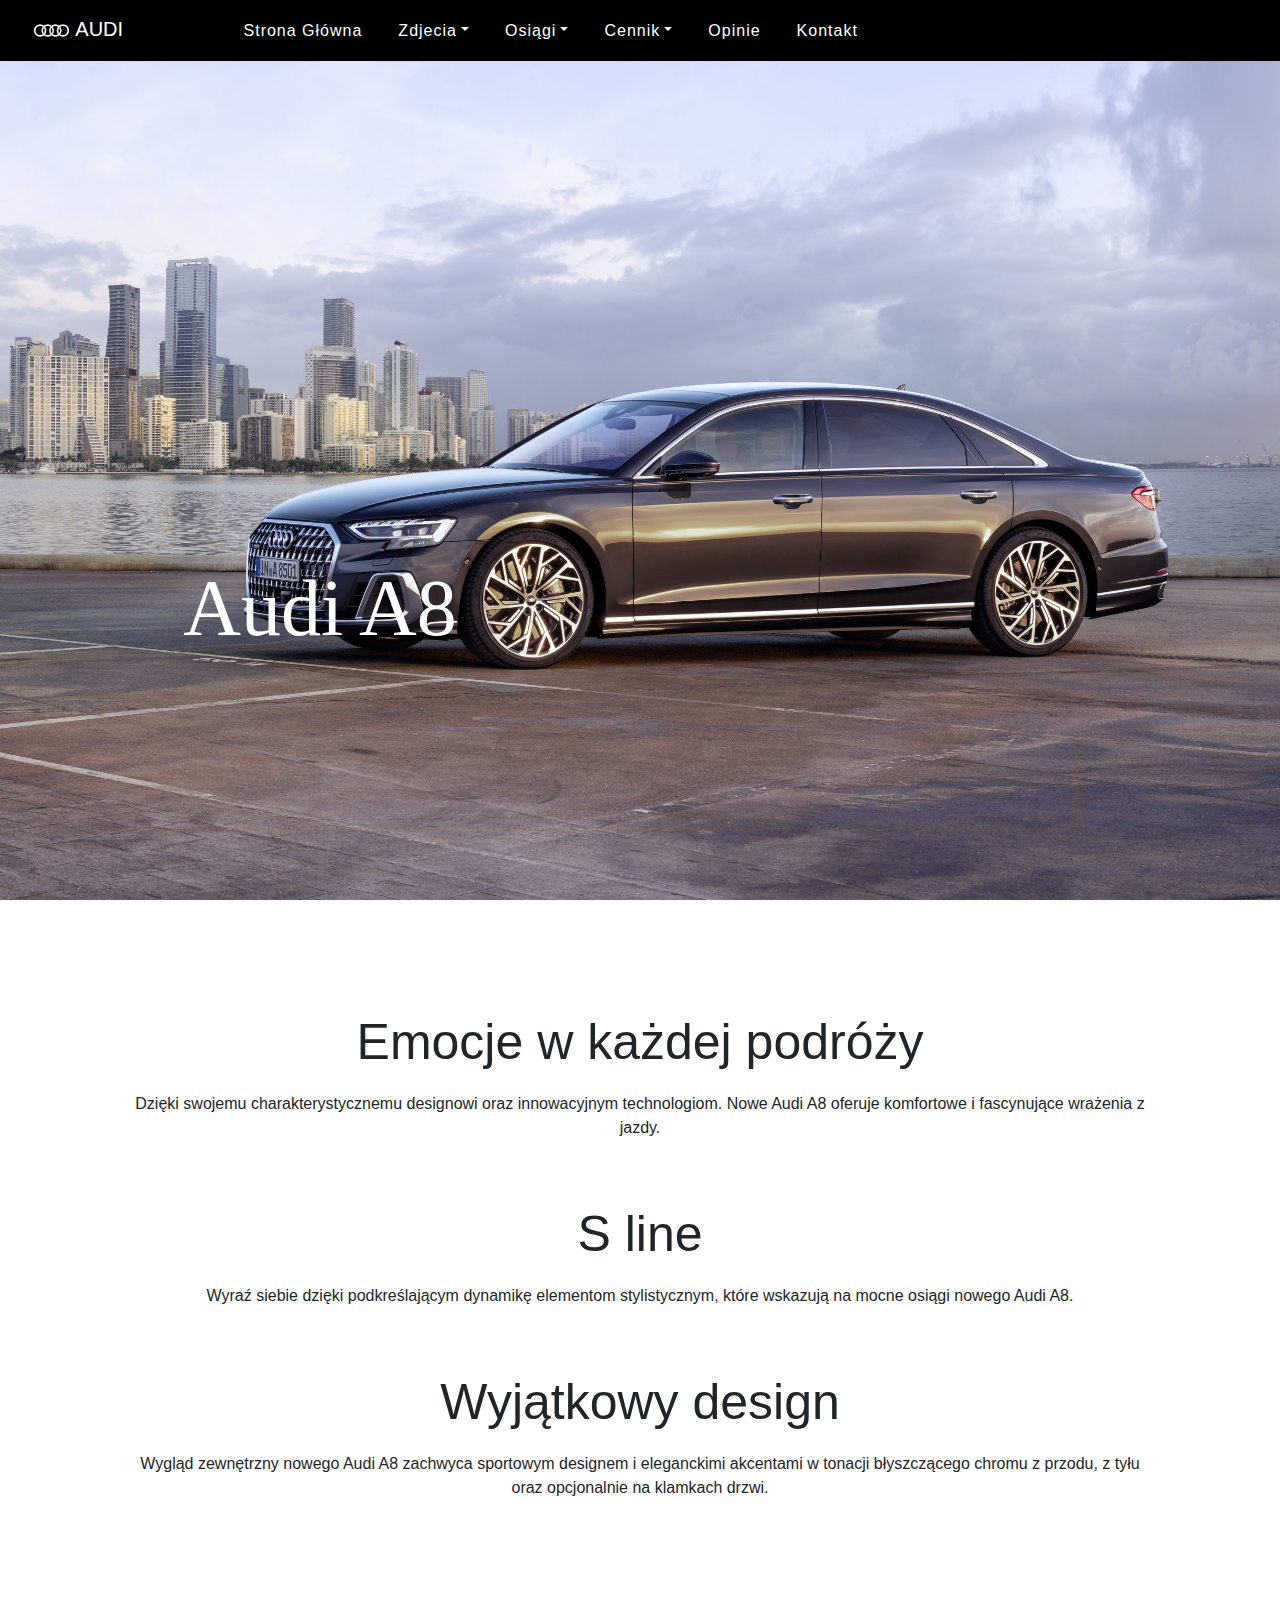
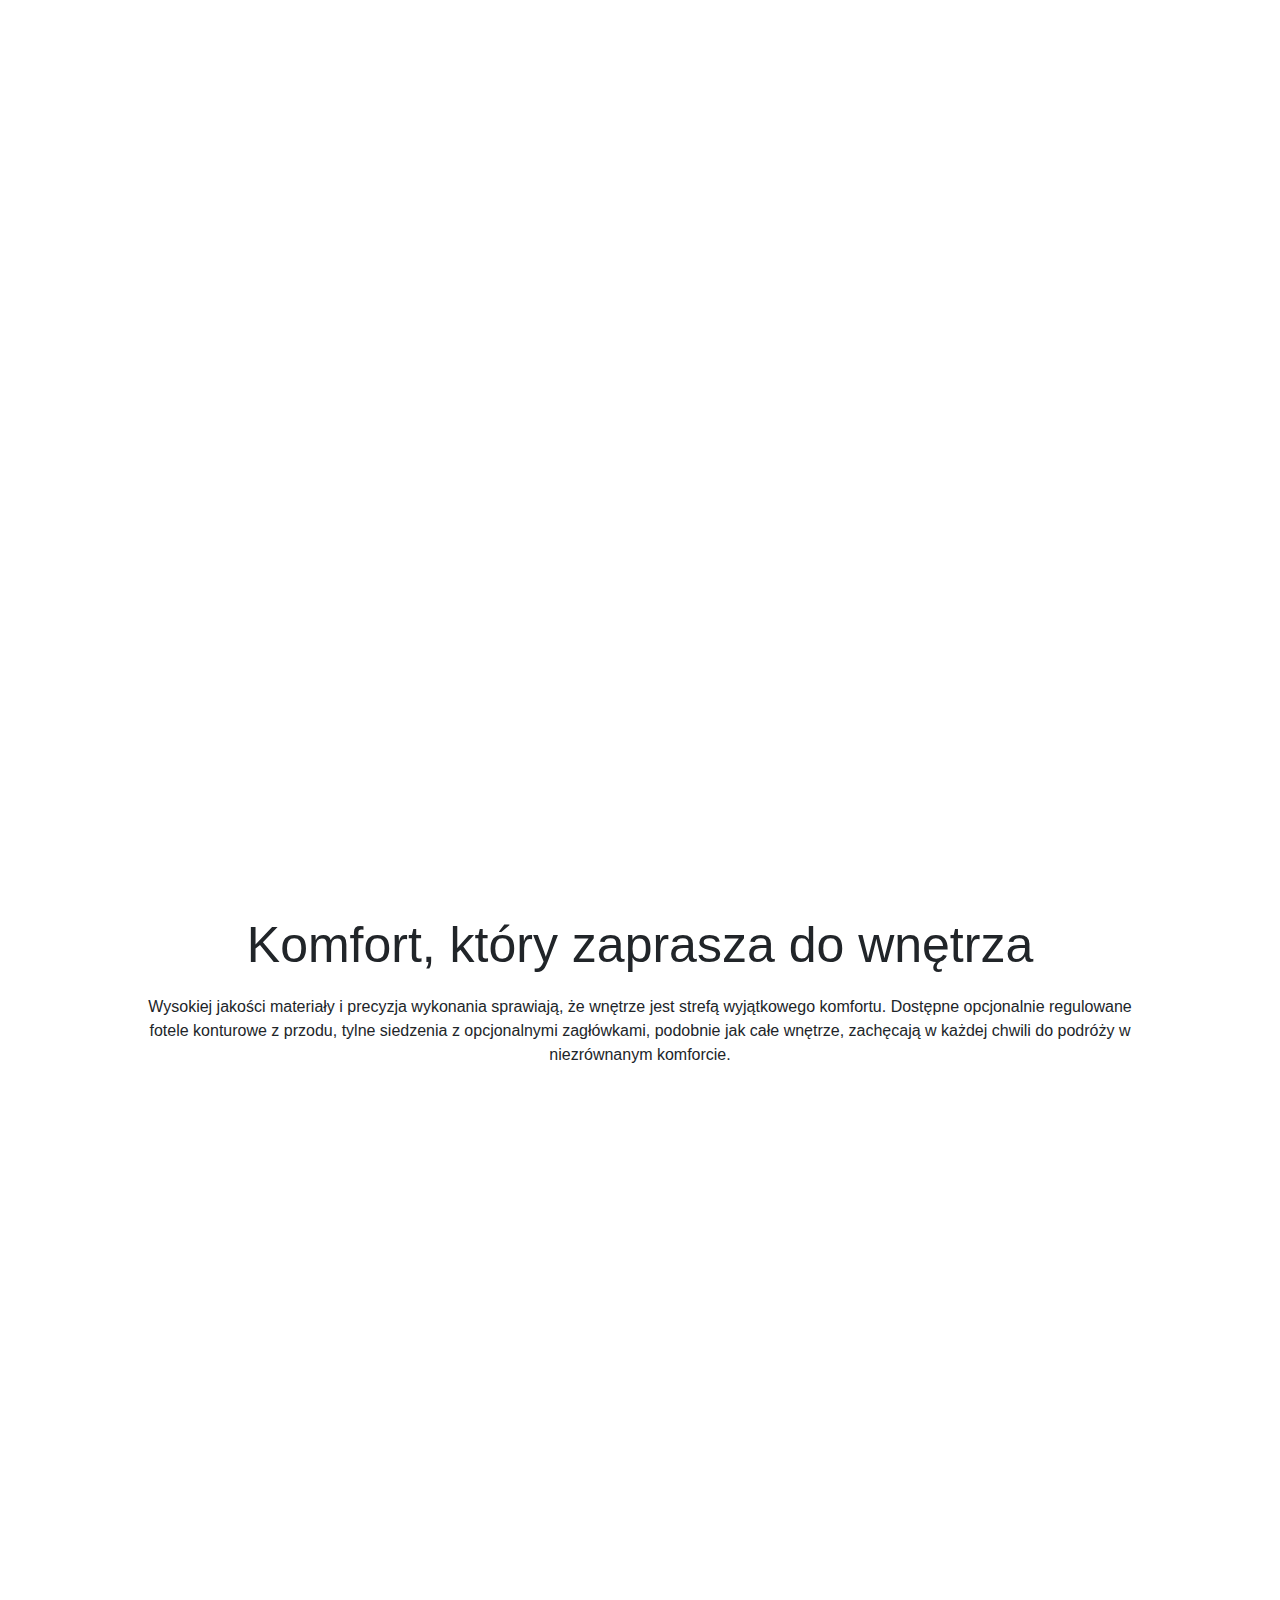
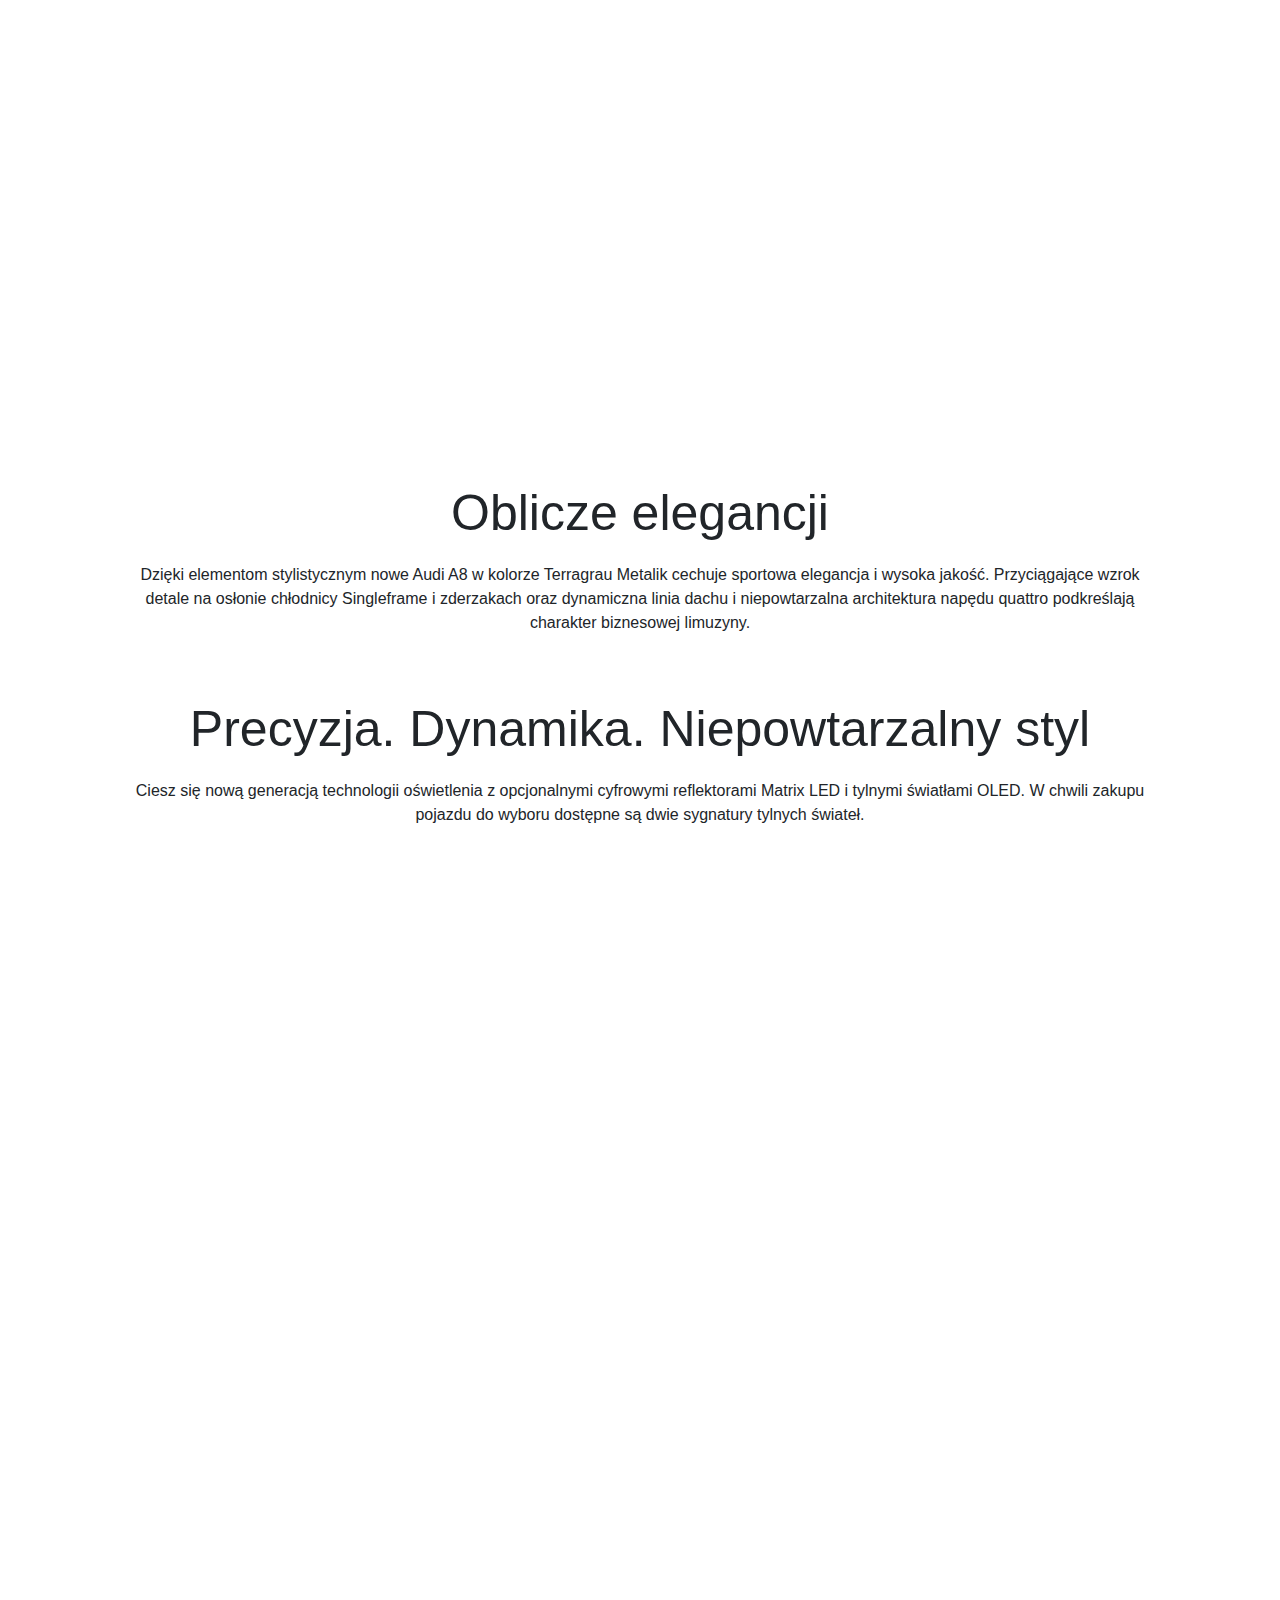
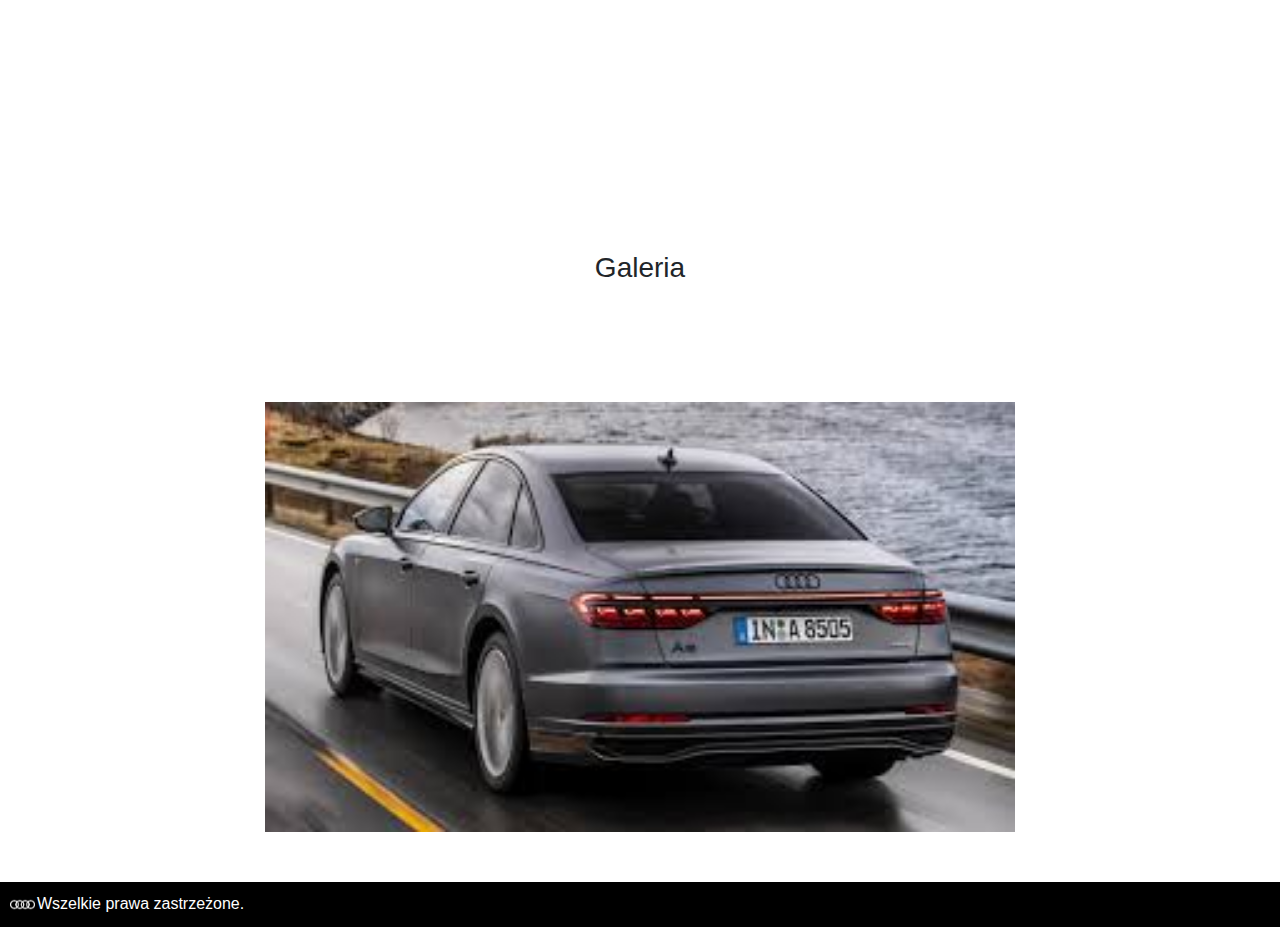
<file: audia8.html>
<!DOCTYPE html>
<html lang="en">

<head>
    <meta charset="UTF-8">
    <meta http-equiv="X-UA-Compatible" content="IE=edge">
    <meta name="viewport" content="width=device-width, initial-scale=1.0">
    <meta http-equiv="X-Ua-Compatible" content="IE=edge">
    <title>AUDI</title>
    <link rel="stylesheet" href="style.css" type="text/css" />

    <link rel="stylesheet" href="css/bootstrap.min.css">

    <link rel="stylesheet" href="audia8.css" type="text/css" />

    <!--[if lt IE 9]>
	<script src="https://cdnjs.cloudflare.com/ajax/libs/html5shiv/3.7.3/html5shiv.min.js"></script>
	<![endif]-->

        <script type="text/javascript">

            var numer = Math.floor(Math.random()*5)+1;
          
            function zmienslajd()
            {
                numer++; if (numer>5) numer = 1;
                var plik = "<img src=\"img/slajdya8/audi-a8-" + numer + ".jpg\"/>";  
                document.getElementById("slider").innerHTML = plik;

                setTimeout("zmienslajd()", 5000)
            }


        </script>



</head>

<body onload="zmienslajd()">

    <header>
        <nav class="navbar navbar-expand-md">

            <a class="navbar-brand" href="#"><img src="img/logo.png" height="35" width="35" alt=""> AUDI </a>

            <button class="navbar-toggler" type="button" data-toggle="collapse" data-target="#mainmenu"
                aria-controls="mainmenu" aria-expanded="false" aria-label="Przełącznik nawigacji">
                <span class="navbar-toggler-icon"></span>
            </button>


            <div class="collapse navbar-collapse" id="mainmenu">

                <ul class="navbar-nav">

                    <li class="nav-item active">
                        <a class="nav-link" href="index.html">Strona Główna</a>
                    </li>

                    <li class="nav-item dropdown">
                        <a class="nav-link dropdown-toggle" href="#" data-toggle="dropdown" role="button"
                            aria-expanded="false" id="submenu" aria-haspopup="true">Zdjecia</a>

                        <div class="dropdown-menu" ariia-labelledby="submenu">

                            <a class="dropdown-item" href="zdjecia_zewnatrz.html">Zdjecia zewnątrz</a>
                            <a class="dropdown-item" href="zdjecia_wnetrza.html">Zdjecia wnętrza</a>

                            <div class="dropdown-divider"></div>

                            <a class="dropdown-item" href="zdjecia_silnika.html">Historia quattro</a>
                            <a class="dropdown-item" href="zdjecia_ogolne.html">Zdjecia ogólne</a>

                        </div>
                    </li>

                    <li class="nav-item dropdown">
                        <a class="nav-link dropdown-toggle" href="#" data-toggle="dropdown" role="button"
                            aria-expanded="false" id="submenu" aria-haspopup="true">Osiągi</a>
                        <div class="dropdown-menu" ariia-labelledby="submenu">
                            <a class="dropdown-item" href="parametry_auta.html">Parametry auta</a>
                            <a class="dropdown-item" href="rekordy.html">Rekordy</a>


                        </div>
                    </li>

                    <li class="nav-item dropdown ">
                        <a class="nav-link dropdown-toggle" href="#" data-toggle="dropdown" role="button"
                            aria-expanded="false" id="submenu" aria-haspopup="true">Cennik</a>
                        <div class="dropdown-menu" ariia-labelledby="submenu">
                            <a class="dropdown-item" href="niska_cena.html">Niska półka cennowa</a>
                            <a class="dropdown-item" href="srednia_cena.html">Średnia półka cennowa</a>
                            <a class="dropdown-item" href="wysoka_cena.html">Wysoka półka cennowa</a>

                        </div>
                    </li>

                    <li class="nav-item ">
                        <a class="nav-link" href="opinie.html">Opinie</a>
                    </li>

                    <li class="nav-item">
                        <a class="nav-link" href="kontakt.html">Kontakt</a>
                    </li>
                </ul>

            </div>

        </nav>

    </header>



    <div class="container">

        <div class="container-background">
            <div class="title">
                <h2>Audi A8 </h2>
            </div>

        </div>

        <div class="text">

           <h4> Emocje w każdej podróży</h4>
            Dzięki swojemu charakterystycznemu designowi oraz innowacyjnym technologiom. Nowe Audi A8 oferuje komfortowe i fascynujące wrażenia z jazdy.
        </div>  


        <div class="text">
                <h4>S line</h4> 
                Wyraź siebie dzięki podkreślającym dynamikę elementom stylistycznym, które wskazują na mocne osiągi nowego Audi A8.
        </div>       


        <div class="text">
                <h4>Wyjątkowy design</h4>
                Wygląd zewnętrzny nowego Audi A8 zachwyca sportowym designem i eleganckimi akcentami w tonacji błyszczącego chromu z przodu, z tyłu oraz opcjonalnie na klamkach drzwi.
         </div>  
            
         <div class="container-background-1"></div>

         <div class="text">
        <h4> Komfort, który zaprasza do wnętrza</h4>
            
         Wysokiej jakości materiały i precyzja wykonania sprawiają, że wnętrze jest strefą wyjątkowego komfortu. Dostępne opcjonalnie regulowane fotele konturowe z przodu, tylne siedzenia z opcjonalnymi zagłówkami, podobnie jak całe wnętrze, zachęcają w każdej chwili do podróży w niezrównanym komforcie.
        </div>


        <div class="container-background-2"></div>


        <div class="text">
            <h4> Oblicze elegancji</h4>
        
        Dzięki elementom stylistycznym nowe Audi A8 w kolorze Terragrau Metalik cechuje sportowa elegancja i wysoka jakość. Przyciągające wzrok detale na osłonie chłodnicy Singleframe i zderzakach oraz dynamiczna linia dachu i niepowtarzalna architektura napędu quattro podkreślają charakter biznesowej limuzyny.
        </div>


        <div class="text">
        <h4> Precyzja. Dynamika. Niepowtarzalny styl</h4>
        
        Ciesz się nową generacją technologii oświetlenia z opcjonalnymi cyfrowymi reflektorami Matrix LED i tylnymi światłami OLED. W chwili zakupu pojazdu do wyboru dostępne są dwie sygnatury tylnych świateł.
         </div>


         <div class="container-background-3"></div>



         <div class="title-galery">
           <h3> Galeria</h3> 
         </div>

         <div id="slider"></div>


        

    </div>

    <div class="fotter">
            
        <img src="img/logo.png" height="25" width="25" alt=""> Wszelkie prawa zastrzeżone.
        
    </div>














</div>

    <script src="https://code.jquery.com/jquery-3.3.1.slim.min.js"
        integrity="sha384-q8i/X+965DzO0rT7abK41JStQIAqVgRVzpbzo5smXKp4YfRvH+8abtTE1Pi6jizo"
        crossorigin="anonymous"></script>

    <script src="https://cdnjs.cloudflare.com/ajax/libs/popper.js/1.14.3/umd/popper.min.js"
        integrity="sha384-ZMP7rVo3mIykV+2+9J3UJ46jBk0WLaUAdn689aCwoqbBJiSnjAK/l8WvCWPIPm49"
        crossorigin="anonymous"></script>

    <script src="js/bootstrap.min.js"></script>

</body>

</html>
</file>
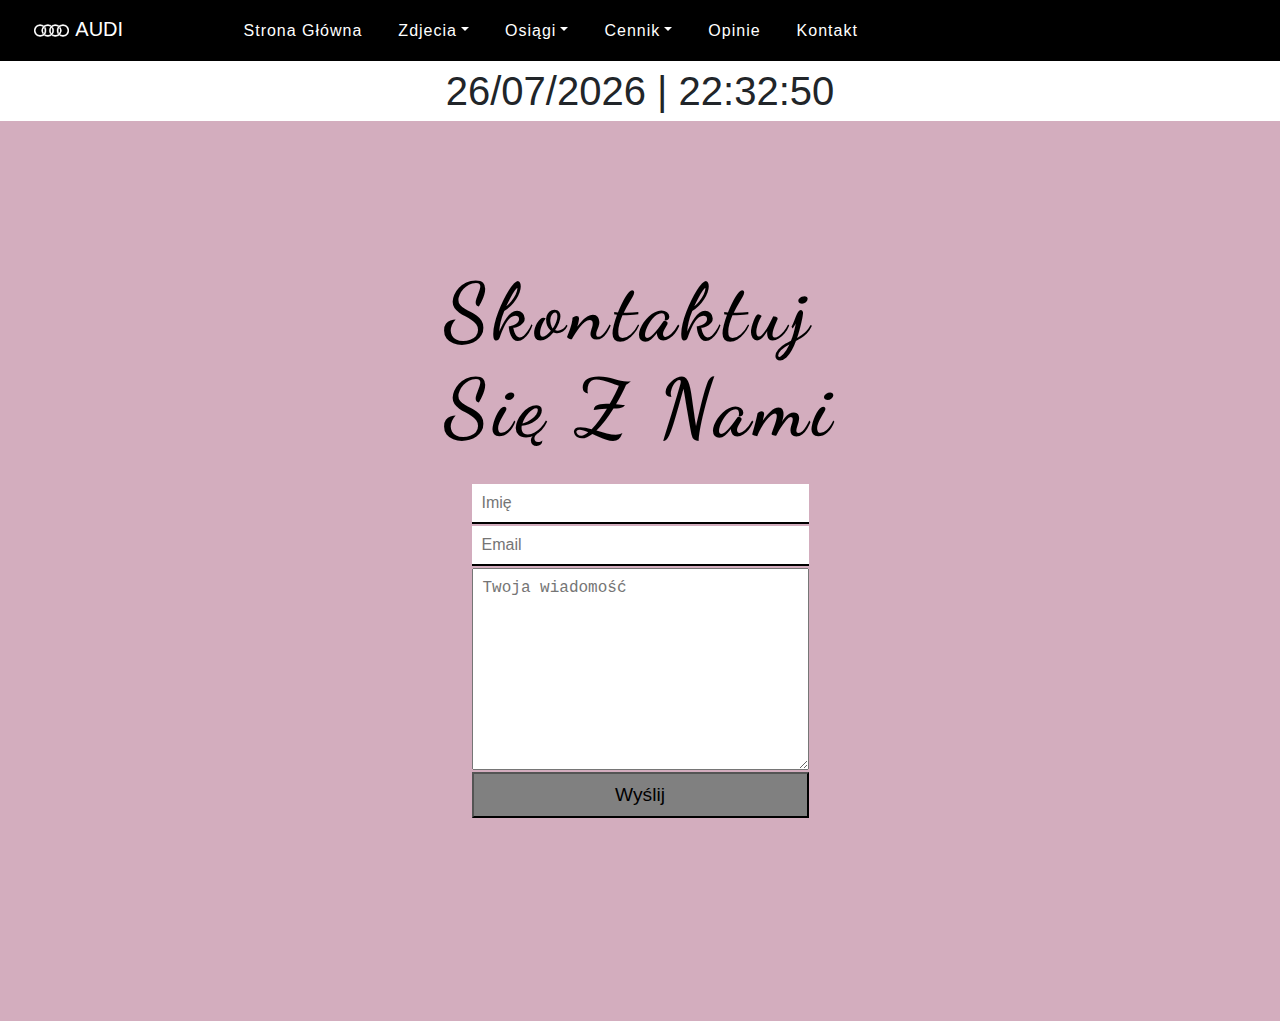
<file: kontakt.html>
<!DOCTYPE html>
<html lang="en">

<head>
    <meta charset="UTF-8">
    <meta http-equiv="X-UA-Compatible" content="IE=edge">
    <meta name="viewport" content="width=device-width, initial-scale=1.0">
    <meta http-equiv="X-Ua-Compatible" content="IE=edge">
    <title>AUDI-KONTAKT</title>
    <link rel="stylesheet" href="style.css" type="text/css" />
    <link rel="stylesheet" href="formularz.css" type="text/css" />

    <link rel="stylesheet" href="css/bootstrap.min.css">
    <link href="https://fonts.googleapis.com/css2?family=Dancing+Script&family=Josefin+Slab:wght@100&family=Lato:ital,wght@0,400;1,100;1,300&family=Roboto+Mono:ital,wght@1,200&display=swap" rel="stylesheet">

     <!--[if lt IE 9]>
	<script src="https://cdnjs.cloudflare.com/ajax/libs/html5shiv/3.7.3/html5shiv.min.js"></script>
	<![endif]-->


    <script type="text/javascript">


        function odliczanie()
        {

                var dzisiaj = new Date();

                var dzien = dzisiaj.getDate();
                if(dzien<10) dzien = "0"+ dzien;
                var miesiac = dzisiaj.getMonth()+1;
                if(miesiac<10) miesiac = "0"+ miesiac;
                var rok = dzisiaj.getFullYear();

                var godzina = dzisiaj.getHours();
                if(godzina<10) godzina = "0"+ godzina;
                var minuta = dzisiaj.getMinutes();
                if(minuta<10) minuta = "0"+ minuta;
                var sekunda = dzisiaj.getSeconds();
                if(sekunda<10) sekunda = "0"+ sekunda;
        

                document.getElementById("zegar").innerHTML = dzien+"/"+miesiac+"/"+rok+" | "+godzina+":"+minuta+":"+sekunda;

                setTimeout("odliczanie()", 1000);
        }

       


    </script>

  
</head>

<body onload="odliczanie();">

    <header>
        <nav class="navbar navbar-expand-md">

            <a class="navbar-brand" href="#"><img src="img/logo.png" height="35" width="35" alt=""> AUDI </a>

            <button class="navbar-toggler" type="button" data-toggle="collapse" data-target="#mainmenu"
                aria-controls="mainmenu" aria-expanded="false" aria-label="Przełącznik nawigacji">
                <span class="navbar-toggler-icon"></span>
            </button>


            <div class="collapse navbar-collapse" id="mainmenu">

                <ul class="navbar-nav">

                    <li class="nav-item active">
                        <a class="nav-link" href="index.html">Strona Główna</a>
                    </li>

                    <li class="nav-item dropdown">
                        <a class="nav-link dropdown-toggle" href="#" data-toggle="dropdown" role="button"
                            aria-expanded="false" id="submenu" aria-haspopup="true">Zdjecia</a>

                        <div class="dropdown-menu" ariia-labelledby="submenu">

                            <a class="dropdown-item" href="zdjecia_zewnatrz.html">Zdjecia zewnątrz</a>
                            <a class="dropdown-item" href="zdjecia_wnetrza.html">Zdjecia wnętrza</a>

                            <div class="dropdown-divider"></div>

                            <a class="dropdown-item" href="zdjecia_silnika.html">Historia quattro</a>
                            <a class="dropdown-item" href="zdjecia_ogolne.html">Zdjecia ogólne</a>

                        </div>
                    </li>

                    <li class="nav-item dropdown">
                        <a class="nav-link dropdown-toggle" href="#" data-toggle="dropdown" role="button"
                            aria-expanded="false" id="submenu" aria-haspopup="true">Osiągi</a>
                        <div class="dropdown-menu" ariia-labelledby="submenu">
                            <a class="dropdown-item" href="parametry_auta.html">Parametry auta</a>
                            <a class="dropdown-item" href="rekordy.html">Rekordy</a>


                        </div>
                    </li>

                    <li class="nav-item dropdown ">
                        <a class="nav-link dropdown-toggle" href="#" data-toggle="dropdown" role="button"
                            aria-expanded="false" id="submenu" aria-haspopup="true">Cennik</a>
                        <div class="dropdown-menu" ariia-labelledby="submenu">
                            <a class="dropdown-item" href="niska_cena.html">Niska półka cennowa</a>
                            <a class="dropdown-item" href="srednia_cena.html">Średnia półka cennowa</a>
                            <a class="dropdown-item" href="wysoka_cena.html">Wysoka półka cennowa</a>

                        </div>
                    </li>

                    <li class="nav-item ">
                        <a class="nav-link" href="opinie.html">Opinie</a>
                    </li>

                    <li class="nav-item">
                        <a class="nav-link" href="kontakt.html">Kontakt</a>
                    </li>
                </ul>

            </div>

        </nav>

    </header>

   
        
    <div id="zegar"></div>

    <script type="text/javascript">
       

    </script>

                <div class="cotnact">


                    
                    



                    <div class="contact-titel">

                        <div class="title">

                            <h1>Skontaktuj <span>Się Z Nami</span></h1>
                        </div>
                
                    </div>

                        <form class="name">
                            <input placeholder="Imię" type="text">
                            <input placeholder="Email " type="text">
                            <textarea placeholder="Twoja wiadomość" rows="10" cols="30"></textarea>
                            <button>Wyślij</button>

                        </form>


                </div>

                <script src="https://code.jquery.com/jquery-3.3.1.slim.min.js" integrity="sha384-q8i/X+965DzO0rT7abK41JStQIAqVgRVzpbzo5smXKp4YfRvH+8abtTE1Pi6jizo" crossorigin="anonymous"></script>
	
                <script src="https://cdnjs.cloudflare.com/ajax/libs/popper.js/1.14.3/umd/popper.min.js" integrity="sha384-ZMP7rVo3mIykV+2+9J3UJ46jBk0WLaUAdn689aCwoqbBJiSnjAK/l8WvCWPIPm49" crossorigin="anonymous"></script>
                
                <script src="js/bootstrap.min.js"></script>
</body>

</html>
</file>
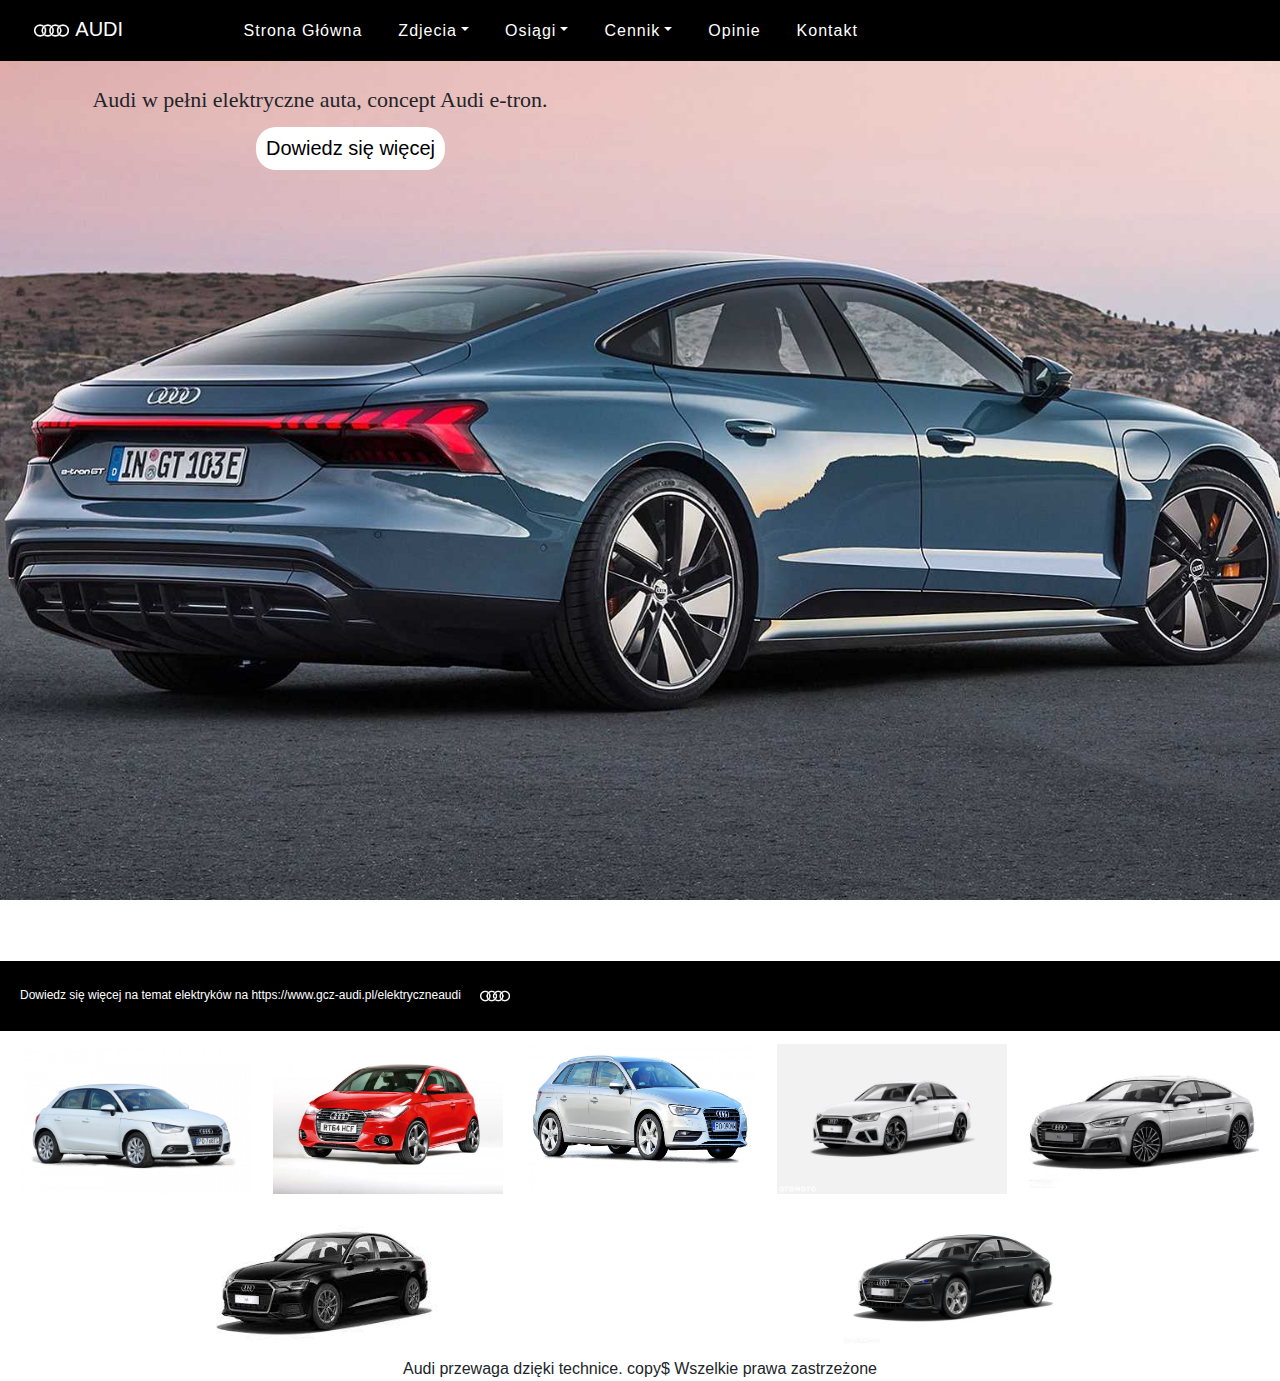
<file: niska_cena.html>
<!DOCTYPE html>
<html lang="en">
<head>
    <meta charset="UTF-8">
    <meta http-equiv="X-UA-Compatible" content="IE=edge">
    <meta name="viewport" content="width=device-width, initial-scale=1.0">
    <meta http-equiv="X-Ua-Compatible" content="IE=edge">
    <title>AUDI</title>
    <link rel="stylesheet" href="style.css" type="text/css" />

    <link rel="stylesheet" href="css/bootstrap.min.css">

    <!--[if lt IE 9]>
	<script src="https://cdnjs.cloudflare.com/ajax/libs/html5shiv/3.7.3/html5shiv.min.js"></script>
	<![endif]-->
</head>
<body>
        
    <header>
        <nav class="navbar navbar-expand-md">

            <a class="navbar-brand" href="#"><img src="img/logo.png" height="35" width="35" alt=""> AUDI </a>

            <button class="navbar-toggler" type="button" data-toggle="collapse" data-target="#mainmenu" aria-controls="mainmenu" aria-expanded="false" aria-label="Przełącznik nawigacji">
                <span class="navbar-toggler-icon"></span>
            </button>


            <div class="collapse navbar-collapse" id="mainmenu">
               
                <ul class="navbar-nav">
                    
                    <li class="nav-item active">
                        <a class="nav-link" href="index.html" >Strona Główna</a>
                    </li>

                    <li class="nav-item dropdown">
                        <a class="nav-link dropdown-toggle" href="#" data-toggle="dropdown" role="button" aria-expanded="false" id="submenu" aria-haspopup="true">Zdjecia</a>
                        
                        <div class="dropdown-menu" ariia-labelledby="submenu">

                            <a class="dropdown-item" href="zdjecia_zewnatrz.html">Zdjecia zewnątrz</a>
                            <a class="dropdown-item" href="zdjecia_wnetrza.html">Zdjecia wnętrza</a>
                           
                            <div class="dropdown-divider"></div>

                            <a class="dropdown-item" href="zdjecia_silnika.html">Historia quattro</a>
                            <a class="dropdown-item" href="zdjecia_ogolne.html">Zdjecia ogólne</a>

                        </div>
                    </li>

                    <li class="nav-item dropdown">
                        <a class="nav-link dropdown-toggle" href="#" data-toggle="dropdown" role="button" aria-expanded="false" id="submenu" aria-haspopup="true">Osiągi</a>
                        <div class="dropdown-menu" ariia-labelledby="submenu">
                            <a class="dropdown-item" href="parametry_auta.html">Parametry auta</a>
                            <a class="dropdown-item" href="rekordy.html">Rekordy</a>


                        </div>
                    </li>

                    <li class="nav-item dropdown ">
                        <a class="nav-link dropdown-toggle" href="#" data-toggle="dropdown" role="button" aria-expanded="false" id="submenu" aria-haspopup="true">Cennik</a>
                        <div class="dropdown-menu" ariia-labelledby="submenu">
                            <a class="dropdown-item" href="niska_cena.html">Niska półka cennowa</a>
                            <a class="dropdown-item" href="srednia_cena.html">Średnia półka cennowa</a>
                            <a class="dropdown-item" href="wysoka_cena.html">Wysoka półka cennowa</a>

                        </div>
                    </li>

                    <li class="nav-item ">
                        <a class="nav-link" href="opinie.html">Opinie</a>
                    </li>

                    <li class="nav-item">
                        <a class="nav-link" href="kontakt.html">Kontakt</a>
                    </li>
                </ul>

            </div>

        </nav>

    </header>

    <main>
        <div class="background-image">

            <div class="title"><h2>
           Audi w pełni elektryczne auta, concept Audi e-tron.</h2>
            
           <a href="#"><button >Dowiedz się więcej</button></a>
        
        
            </div>

        </div>

    </main>

    <div class="up-fotter">
        Dowiedz się więcej na temat elektryków na https://www.gcz-audi.pl/elektryczneaudi <img src="img/logo.png" height="30" width="30" alt="">
       
    </div>

    <div class="fotter">
       
        <div class="photo-fotter">
            <img src="img/a1.jpg" width="230" height="150">

        </div>

        <div class="photo-fotter">
            <img src="img/a2.jpg" width="230" height="150">

        </div>

        <div class="photo-fotter">
            <img src="img/a3.jpg" width="230" height="150">

        </div>

        <div class="photo-fotter">
            <img src="img/a4.jpg" width="230" height="150">

        </div>

        <div class="photo-fotter">
            <img src="img/a5.jpg" width="230" height="150">

        </div>

        <div class="photo-fotter">
            <img src="img/a6.jpg" width="230" height="150">

        </div>

        <div class="photo-fotter">
            <img src="img/a7.jpg" width="230" height="150">
        </div>




    </div>

    <div class="fotter1">

        Audi przewaga dzięki technice. copy$ Wszelkie prawa zastrzeżone
    </div>

      
    <script src="https://code.jquery.com/jquery-3.3.1.slim.min.js" integrity="sha384-q8i/X+965DzO0rT7abK41JStQIAqVgRVzpbzo5smXKp4YfRvH+8abtTE1Pi6jizo" crossorigin="anonymous"></script>
	
	<script src="https://cdnjs.cloudflare.com/ajax/libs/popper.js/1.14.3/umd/popper.min.js" integrity="sha384-ZMP7rVo3mIykV+2+9J3UJ46jBk0WLaUAdn689aCwoqbBJiSnjAK/l8WvCWPIPm49" crossorigin="anonymous"></script>
	
	<script src="js/bootstrap.min.js"></script>

</body>
</html>
</file>
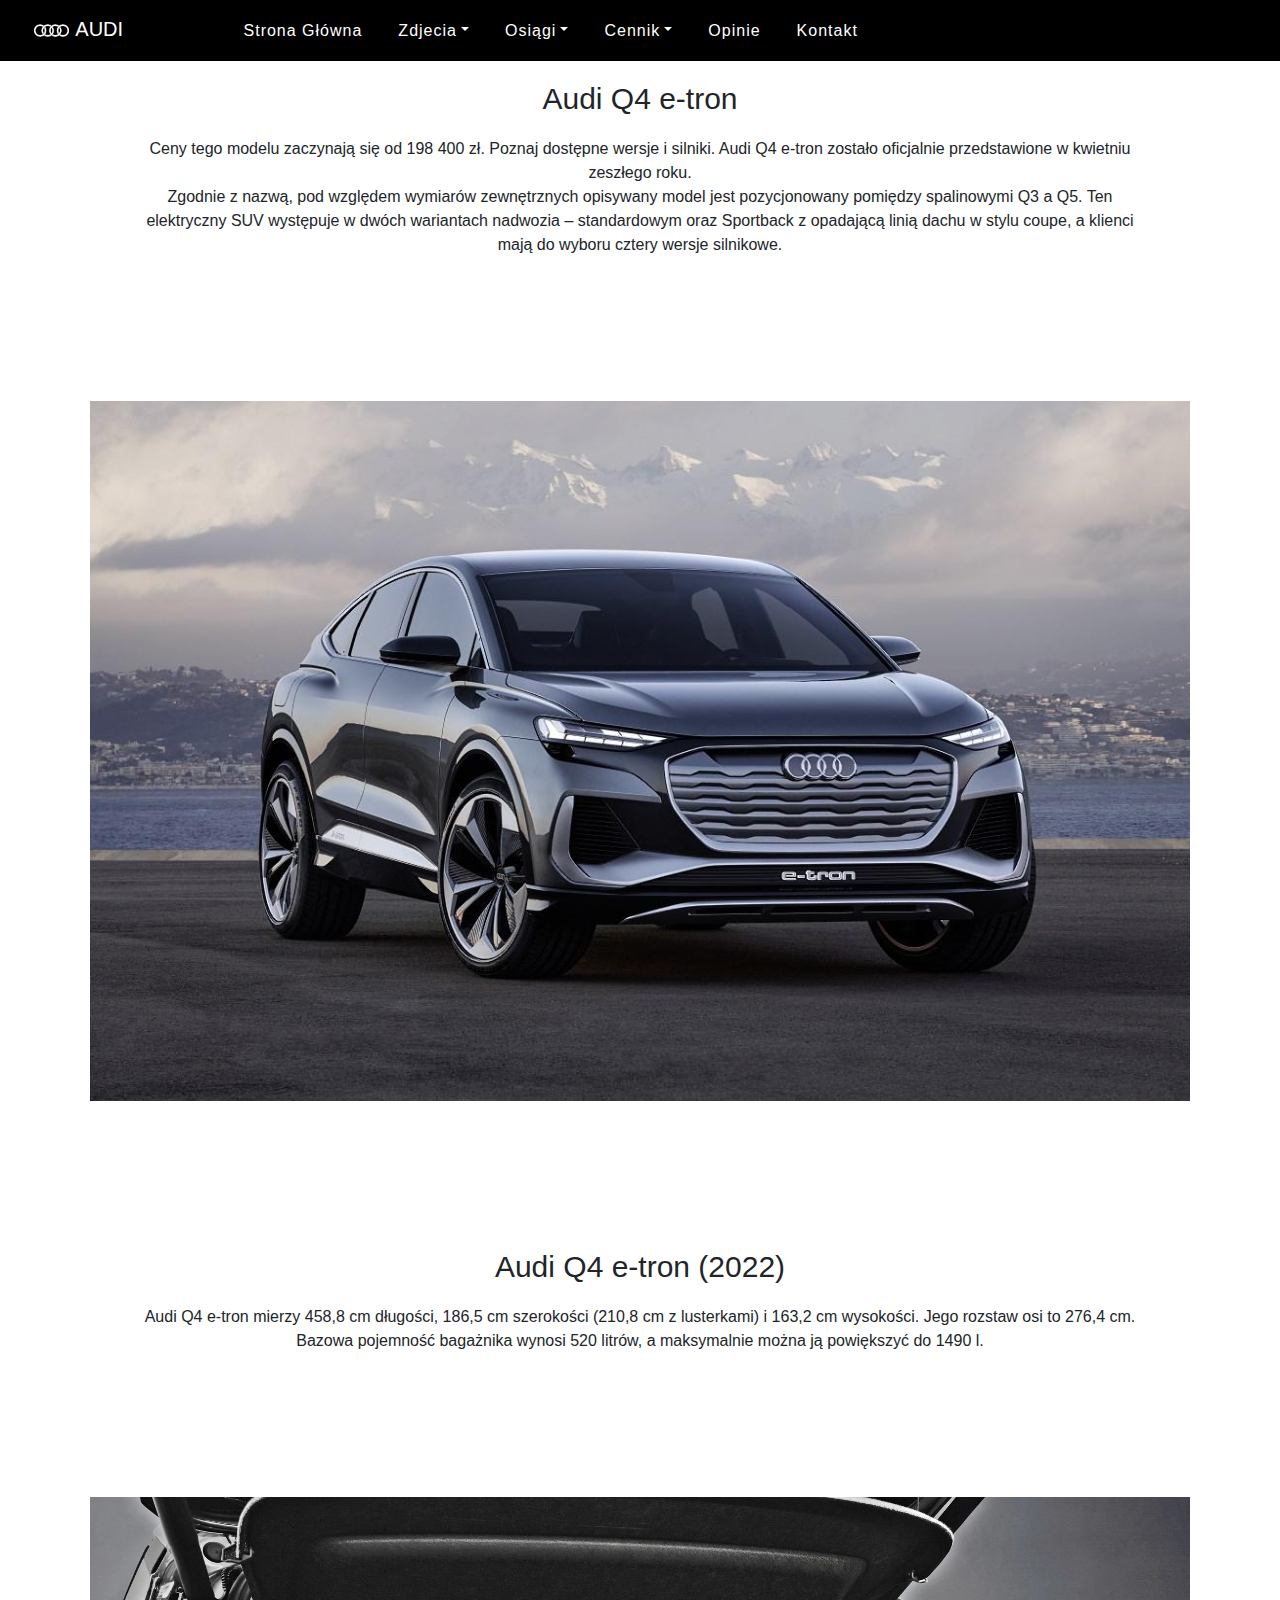
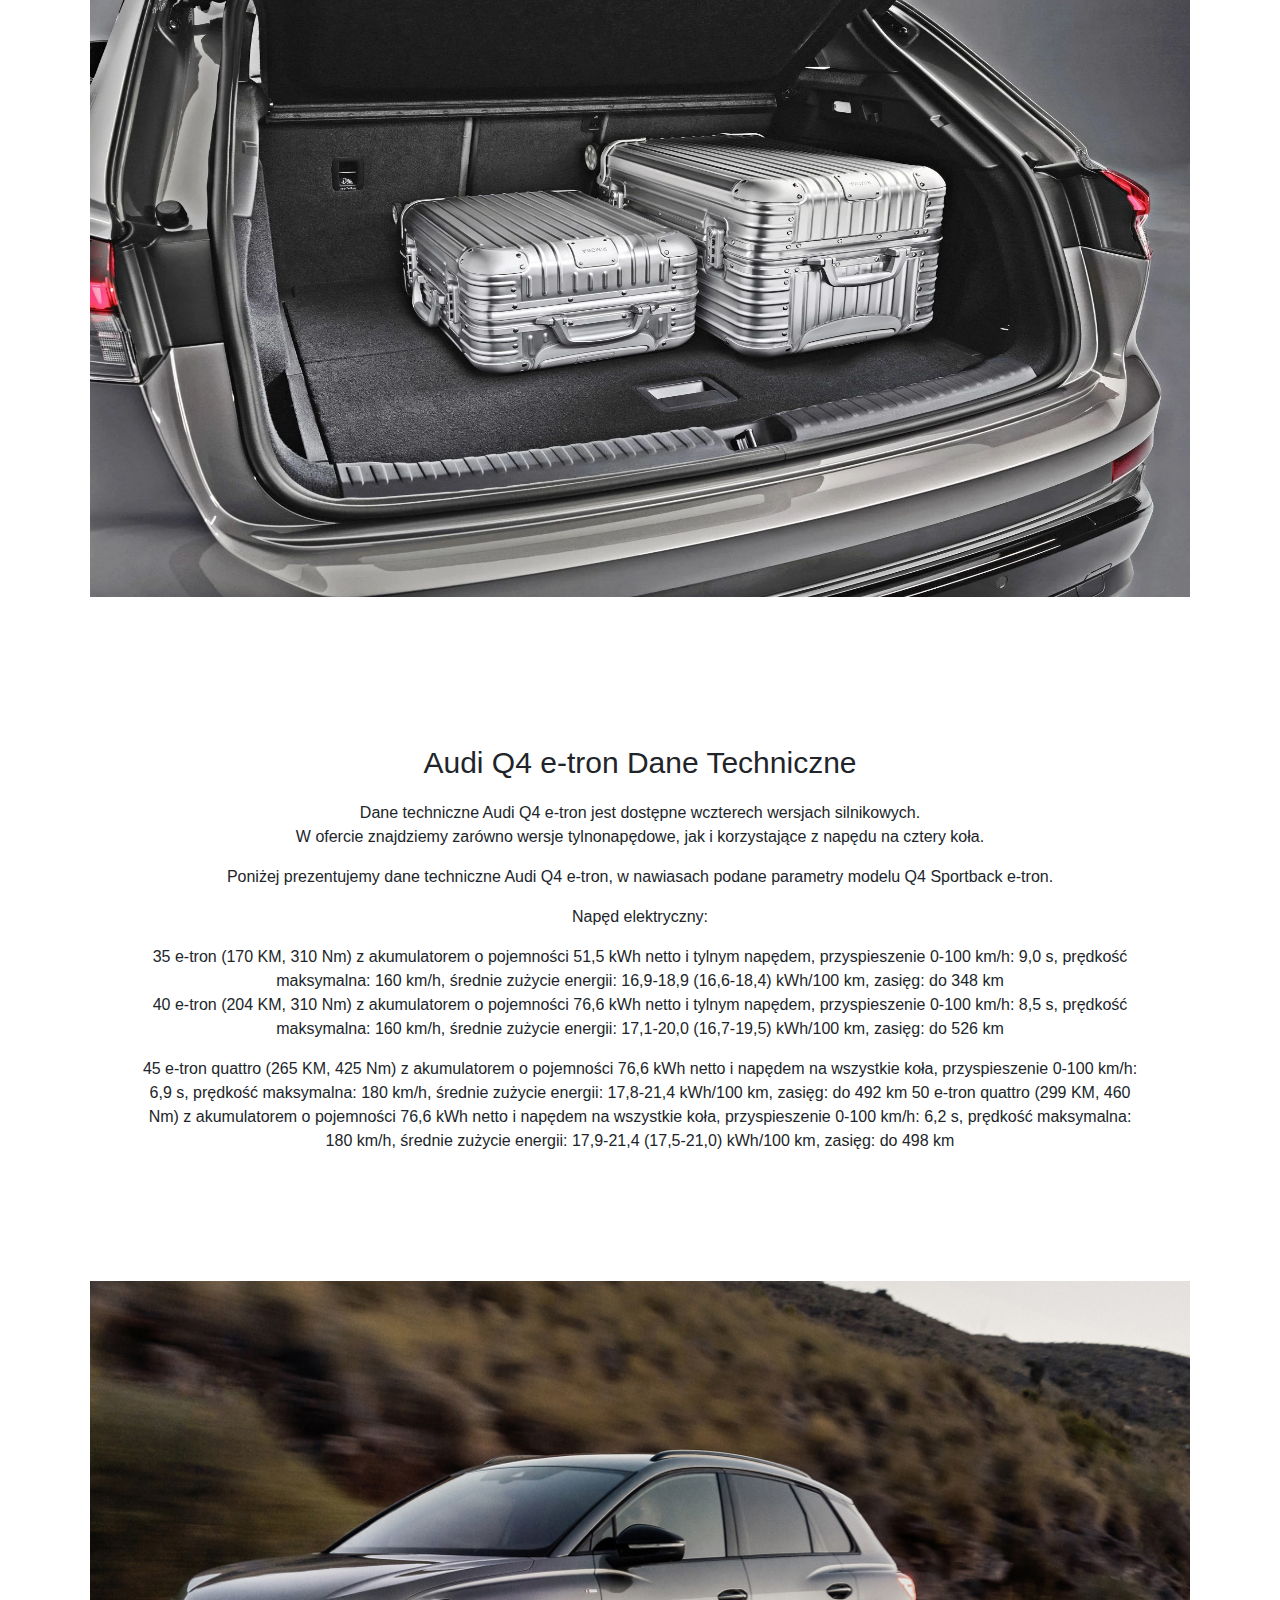
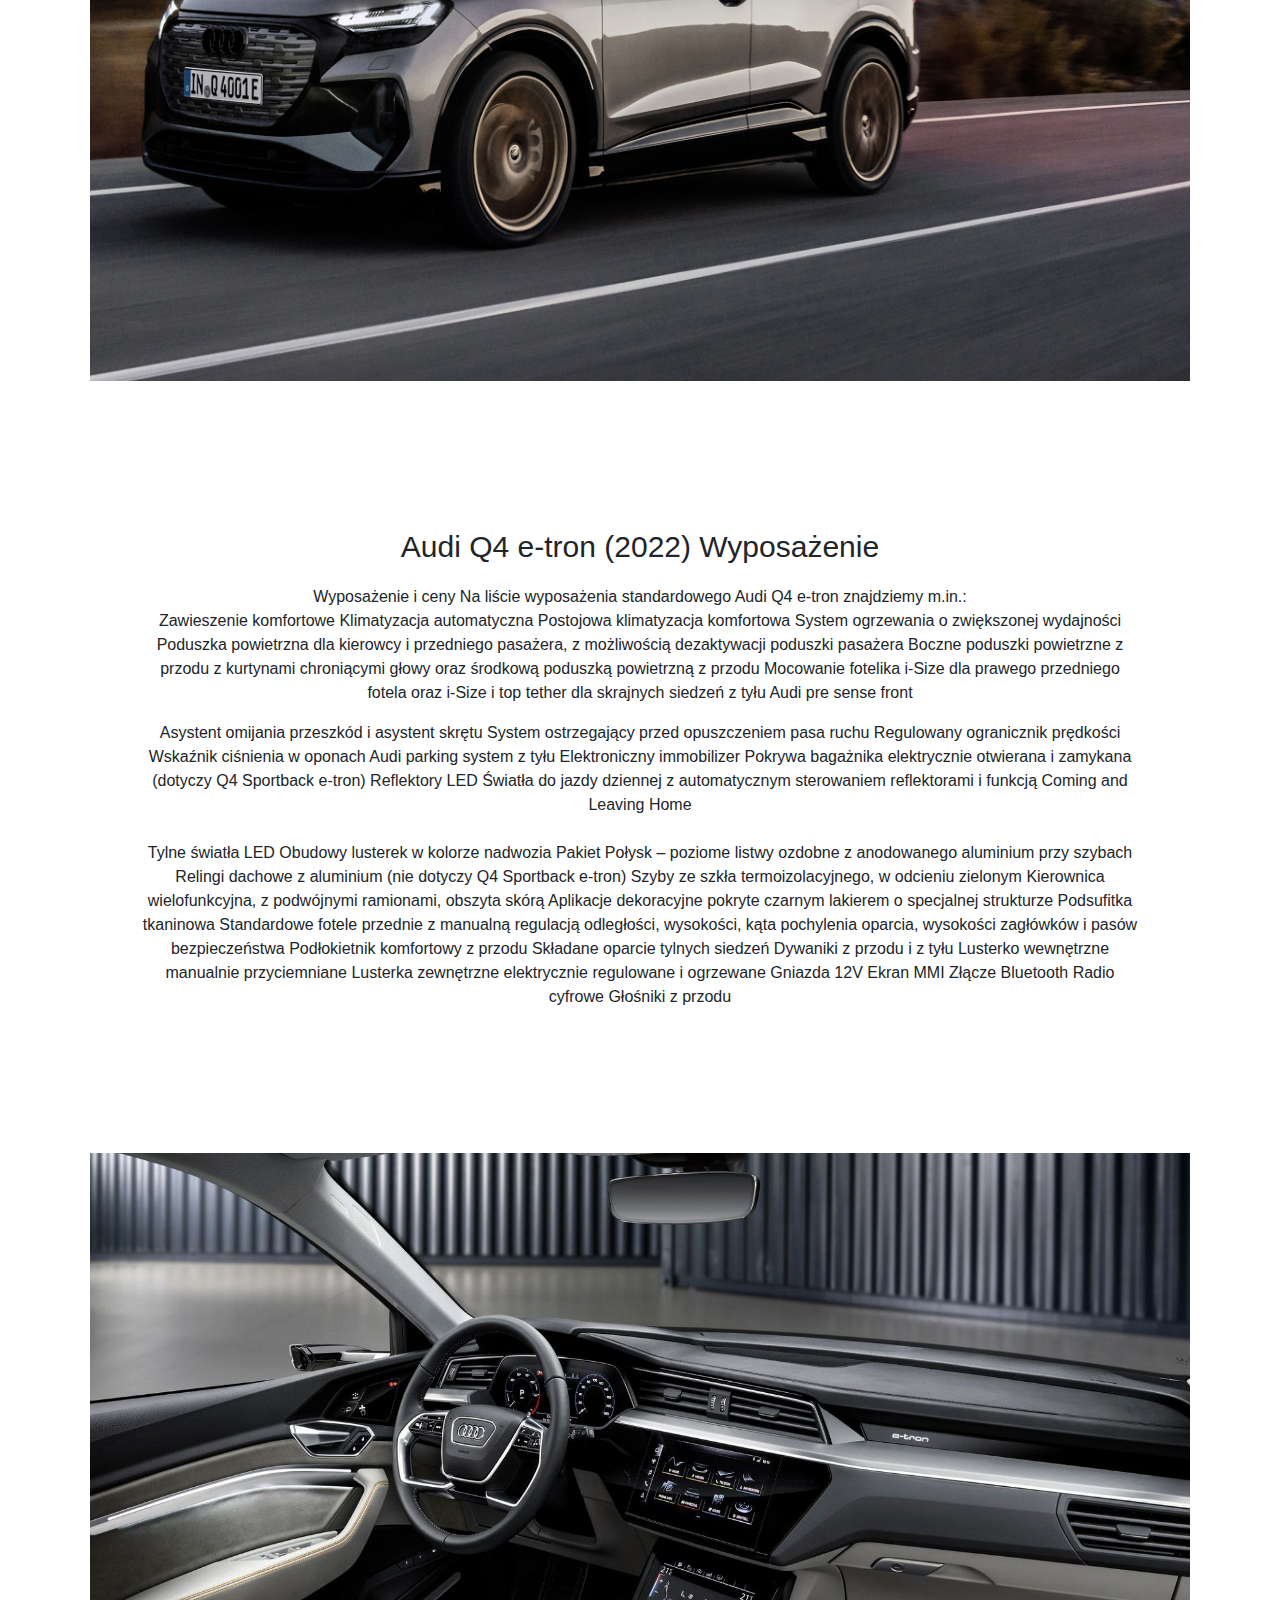
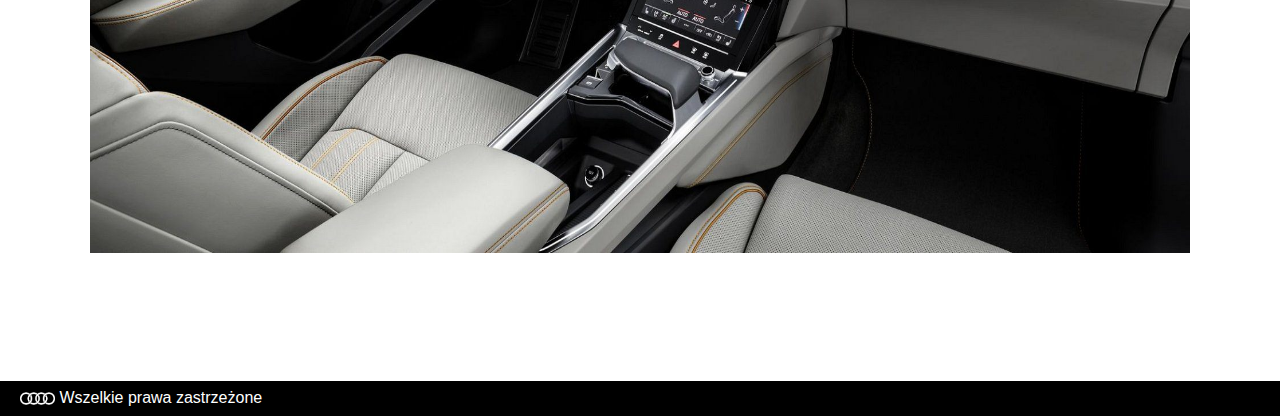
<file: poznaj_oferte.html>
<!DOCTYPE html>
<html lang="en">

<head>
    <meta charset="UTF-8">
    <meta http-equiv="X-UA-Compatible" content="IE=edge">
    <meta name="viewport" content="width=device-width, initial-scale=1.0">
    <meta http-equiv="X-Ua-Compatible" content="IE=edge">
    <title>AUDI</title>
    <link rel="stylesheet" href="style.css" type="text/css" />

    <link rel="stylesheet" href="css/bootstrap.min.css">

    <link rel="stylesheet" href="poznaj_oferte.css" type="text/css" />



    <!--[if lt IE 9]>
	<script src="https://cdnjs.cloudflare.com/ajax/libs/html5shiv/3.7.3/html5shiv.min.js"></script>
	<![endif]-->
</head>

<body>

    <header>
        <nav class="navbar navbar-expand-md">

            <a class="navbar-brand" href="#"><img src="img/logo.png" height="35" width="35" alt=""> AUDI </a>

            <button class="navbar-toggler" type="button" data-toggle="collapse" data-target="#mainmenu"
                aria-controls="mainmenu" aria-expanded="false" aria-label="Przełącznik nawigacji">
                <span class="navbar-toggler-icon"></span>
            </button>


            <div class="collapse navbar-collapse" id="mainmenu">

                <ul class="navbar-nav">

                    <li class="nav-item active">
                        <a class="nav-link" href="index.html">Strona Główna</a>
                    </li>

                    <li class="nav-item dropdown">
                        <a class="nav-link dropdown-toggle" href="#" data-toggle="dropdown" role="button"
                            aria-expanded="false" id="submenu" aria-haspopup="true">Zdjecia</a>

                        <div class="dropdown-menu" ariia-labelledby="submenu">

                            <a class="dropdown-item" href="zdjecia_zewnatrz.html">Zdjecia zewnątrz</a>
                            <a class="dropdown-item" href="zdjecia_wnetrza.html">Zdjecia wnętrza</a>

                            <div class="dropdown-divider"></div>

                            <a class="dropdown-item" href="zdjecia_silnika.html">Historia quattro</a>
                            <a class="dropdown-item" href="zdjecia_ogolne.html">Zdjecia ogólne</a>

                        </div>
                    </li>

                    <li class="nav-item dropdown">
                        <a class="nav-link dropdown-toggle" href="#" data-toggle="dropdown" role="button"
                            aria-expanded="false" id="submenu" aria-haspopup="true">Osiągi</a>
                        <div class="dropdown-menu" ariia-labelledby="submenu">
                            <a class="dropdown-item" href="parametry_auta.html">Parametry auta</a>
                            <a class="dropdown-item" href="rekordy.html">Rekordy</a>


                        </div>
                    </li>

                    <li class="nav-item dropdown ">
                        <a class="nav-link dropdown-toggle" href="#" data-toggle="dropdown" role="button"
                            aria-expanded="false" id="submenu" aria-haspopup="true">Cennik</a>
                        <div class="dropdown-menu" ariia-labelledby="submenu">
                            <a class="dropdown-item" href="niska_cena.html">Niska półka cennowa</a>
                            <a class="dropdown-item" href="srednia_cena.html">Średnia półka cennowa</a>
                            <a class="dropdown-item" href="wysoka_cena.html">Wysoka półka cennowa</a>

                        </div>
                    </li>

                    <li class="nav-item ">
                        <a class="nav-link" href="opinie.html">Opinie</a>
                    </li>

                    <li class="nav-item">
                        <a class="nav-link" href="kontakt.html">Kontakt</a>
                    </li>
                </ul>

            </div>

        </nav>

    </header>




    <div class="container">

        <div class="all_opis">
          
            <div class="opis">
              
                <h4>Audi Q4 e-tron</h4>
                Ceny tego modelu zaczynają się od 198 400 zł. Poznaj dostępne wersje i silniki. Audi Q4 e-tron zostało oficjalnie przedstawione w kwietniu zeszłego roku. <p>Zgodnie z
                nazwą, pod względem wymiarów zewnętrznych opisywany model jest pozycjonowany pomiędzy spalinowymi Q3 a
                Q5. Ten elektryczny SUV występuje w dwóch wariantach nadwozia – standardowym oraz Sportback z opadającą
                linią dachu w stylu coupe, a klienci mają do wyboru cztery wersje silnikowe.</p>

            </div>
           


            <div class="picture">
               
                <img src="img/q4.jpg" height="400" width="600" alt="#">

            </div>
        
        </div>

       
       
       
        <div class="all_opis">
           
            <div class="opis">

                <h4>Audi Q4 e-tron (2022)</h4>
                
                <p>Audi Q4 e-tron mierzy 458,8 cm długości, 186,5 cm szerokości (210,8 cm z
                lusterkami) i 163,2 cm wysokości. Jego rozstaw osi to 276,4 cm. Bazowa pojemność bagażnika wynosi 520
                litrów, a maksymalnie można ją powiększyć do 1490 l.</p>

            </div>
            
            <div class="picture">
                
                <img src="img/q4_bagaznik.jpg" alt="#">

            </div>

        </div>




        <div class="all_opis">
           
            <div class="opis">

                <h4>Audi Q4 e-tron Dane Techniczne</h4>
                
                Dane techniczne Audi Q4 e-tron jest dostępne wczterech wersjach silnikowych. <p>
                    W ofercie znajdziemy zarówno wersje tylnonapędowe, jak i korzystające z napędu na cztery koła. </p>
                    <p>Poniżej prezentujemy dane techniczne Audi Q4 e-tron, w nawiasach podane parametry
                    modelu Q4 Sportback e-tron.</p>
                    <p>Napęd elektryczny:</p>
    
                    35 e-tron (170 KM, 310 Nm) z akumulatorem o pojemności 51,5 kWh netto i tylnym napędem, przyspieszenie
                    0-100 km/h: 9,0 s, prędkość maksymalna: 160 km/h, średnie zużycie energii: 16,9-18,9 (16,6-18,4) kWh/100
                    km, zasięg: do 348 km
                    <p>40 e-tron (204 KM, 310 Nm) z akumulatorem o pojemności 76,6 kWh netto i tylnym
                    napędem, przyspieszenie 0-100 km/h: 8,5 s, prędkość maksymalna: 160 km/h, średnie zużycie energii:
                    17,1-20,0 (16,7-19,5) kWh/100 km, zasięg: do 526 km</p> 45 e-tron quattro (265 KM, 425 Nm) z akumulatorem o
                    pojemności 76,6 kWh netto i napędem na wszystkie koła, przyspieszenie 0-100 km/h: 6,9 s, prędkość
                    maksymalna: 180 km/h, średnie zużycie energii: 17,8-21,4 kWh/100 km, zasięg: do 492 km 50 e-tron quattro
                    (299 KM, 460 Nm) z akumulatorem o pojemności 76,6 kWh netto i napędem na wszystkie koła, przyspieszenie
                    0-100 km/h: 6,2 s, prędkość maksymalna: 180 km/h, średnie zużycie energii: 17,9-21,4 (17,5-21,0) kWh/100
                    km, zasięg: do 498 km

            </div>
            
            <div class="picture">
                
                <img src="img/q4_trasa.jpg" alt="#">

            </div>

        </div>



        
        <div class="all_opis">
           
            <div class="opis">

                <h4>Audi Q4 e-tron (2022) Wyposażenie</h4>
                
                Wyposażenie i ceny Na liście wyposażenia standardowego Audi Q4 e-tron znajdziemy m.in.: <p> Zawieszenie komfortowe Klimatyzacja automatyczna Postojowa
                    klimatyzacja komfortowa System ogrzewania o zwiększonej wydajności Poduszka powietrzna dla kierowcy i
                    przedniego pasażera, z możliwością dezaktywacji poduszki pasażera Boczne poduszki powietrzne z przodu z
                    kurtynami chroniącymi głowy oraz środkową poduszką powietrzną z przodu Mocowanie fotelika i-Size dla
                    prawego przedniego fotela oraz i-Size i top tether dla skrajnych siedzeń z tyłu Audi pre sense front</p>
                    Asystent omijania przeszkód i asystent skrętu System ostrzegający przed opuszczeniem pasa ruchu
                    Regulowany ogranicznik prędkości Wskaźnik ciśnienia w oponach Audi parking system z tyłu Elektroniczny
                    immobilizer Pokrywa bagażnika elektrycznie otwierana i zamykana (dotyczy Q4 Sportback e-tron) Reflektory
                    LED Światła do jazdy dziennej z automatycznym sterowaniem reflektorami i funkcją Coming and Leaving Home
                    <p>
                    </br>
                    Tylne światła LED Obudowy lusterek w kolorze nadwozia Pakiet Połysk – poziome listwy ozdobne z
                    anodowanego aluminium przy szybach Relingi dachowe z aluminium (nie dotyczy Q4 Sportback e-tron) Szyby
                    ze szkła termoizolacyjnego, w odcieniu zielonym Kierownica wielofunkcyjna, z podwójnymi ramionami,
                    obszyta skórą Aplikacje dekoracyjne pokryte czarnym lakierem o specjalnej strukturze Podsufitka
                    tkaninowa Standardowe fotele przednie z manualną regulacją odległości, wysokości, kąta pochylenia
                    oparcia, wysokości zagłówków i pasów bezpieczeństwa Podłokietnik komfortowy z przodu Składane oparcie
                    tylnych siedzeń Dywaniki z przodu i z tyłu Lusterko wewnętrzne manualnie przyciemniane Lusterka
                    zewnętrzne elektrycznie regulowane i ogrzewane Gniazda 12V Ekran MMI Złącze Bluetooth Radio cyfrowe
                    Głośniki z przodu</p>

            </div>
            
            <div class="picture">
                
                <img src="img/srodek.jpg" alt="#">

            </div>

        </div>
    
    </div>
        <div class="footer">
            <img src="img/logo.png" height="35" width="35" alt="">
                Wszelkie prawa zastrzeżone
           
        </div>
   
 






















        <script src="https://code.jquery.com/jquery-3.3.1.slim.min.js"
            integrity="sha384-q8i/X+965DzO0rT7abK41JStQIAqVgRVzpbzo5smXKp4YfRvH+8abtTE1Pi6jizo"
            crossorigin="anonymous"></script>

        <script src="https://cdnjs.cloudflare.com/ajax/libs/popper.js/1.14.3/umd/popper.min.js"
            integrity="sha384-ZMP7rVo3mIykV+2+9J3UJ46jBk0WLaUAdn689aCwoqbBJiSnjAK/l8WvCWPIPm49"
            crossorigin="anonymous"></script>

        <script src="js/bootstrap.min.js"></script>

</body>

</html>
</file>
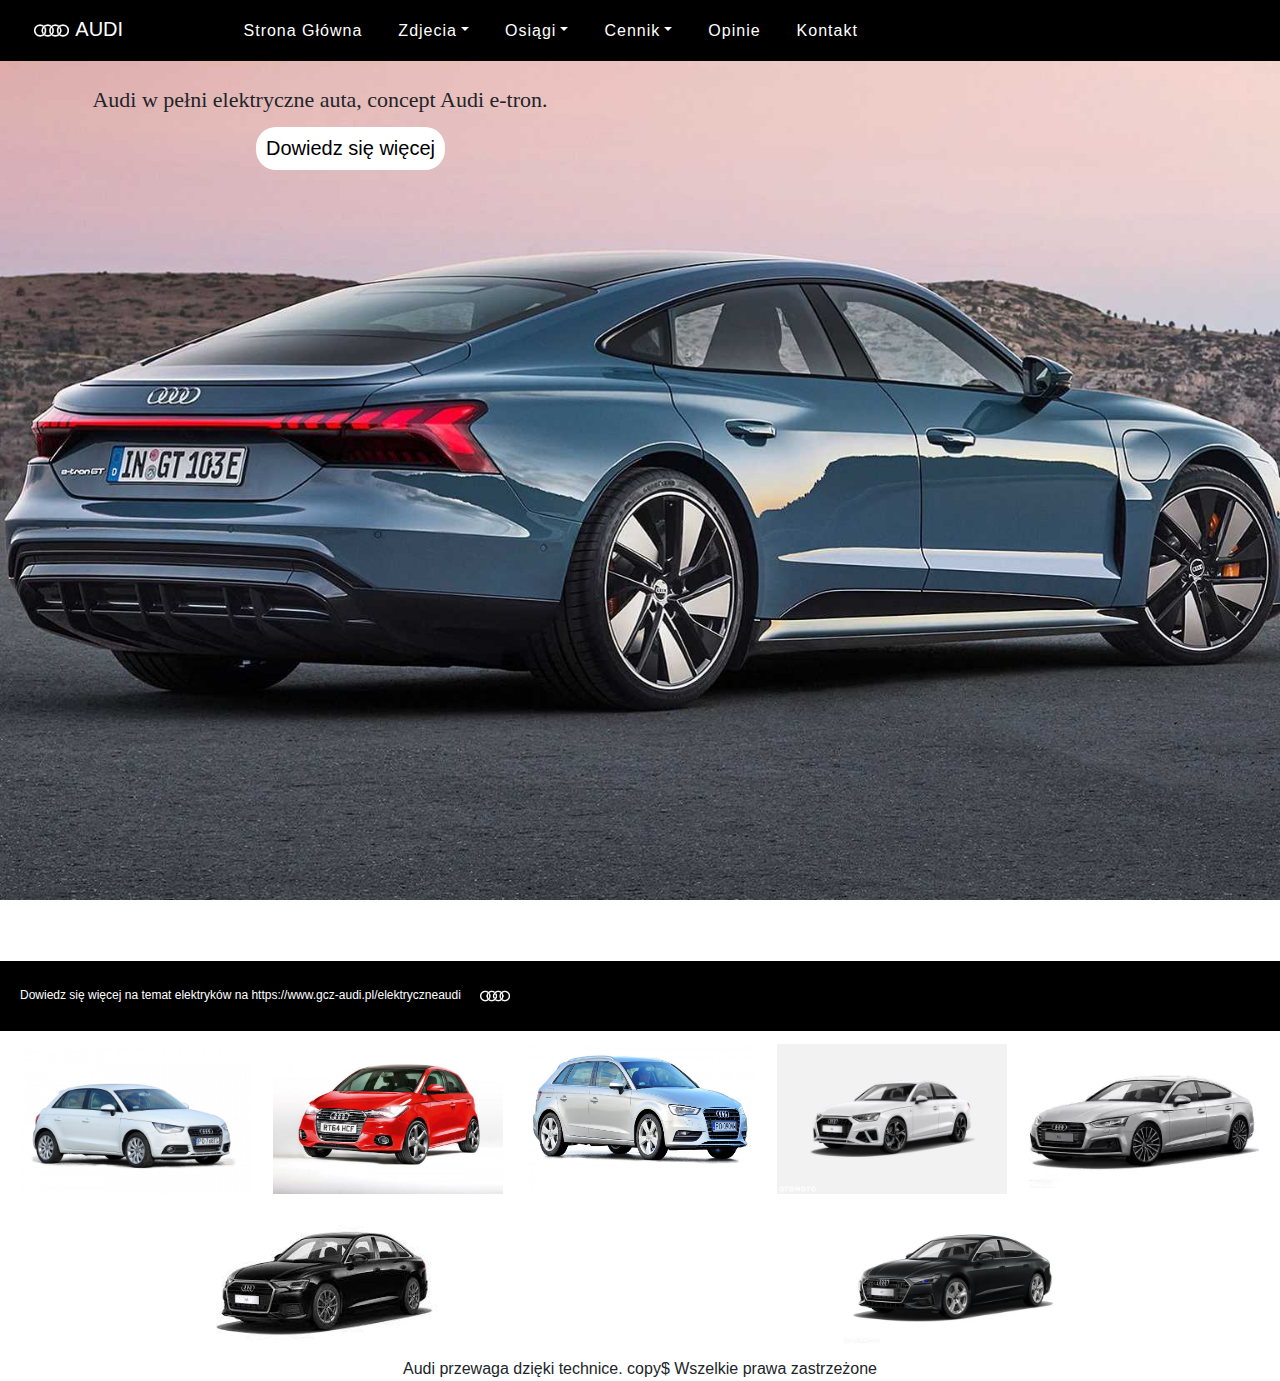
<file: srednia_cena.html>
<!DOCTYPE html>
<html lang="en">
<head>
    <meta charset="UTF-8">
    <meta http-equiv="X-UA-Compatible" content="IE=edge">
    <meta name="viewport" content="width=device-width, initial-scale=1.0">
    <meta http-equiv="X-Ua-Compatible" content="IE=edge">
    <title>AUDI</title>
    <link rel="stylesheet" href="style.css" type="text/css" />

    <link rel="stylesheet" href="css/bootstrap.min.css">

    <!--[if lt IE 9]>
	<script src="https://cdnjs.cloudflare.com/ajax/libs/html5shiv/3.7.3/html5shiv.min.js"></script>
	<![endif]-->
</head>
<body>
        
    <header>
        <nav class="navbar navbar-expand-md">

            <a class="navbar-brand" href="#"><img src="img/logo.png" height="35" width="35" alt=""> AUDI </a>

            <button class="navbar-toggler" type="button" data-toggle="collapse" data-target="#mainmenu" aria-controls="mainmenu" aria-expanded="false" aria-label="Przełącznik nawigacji">
                <span class="navbar-toggler-icon"></span>
            </button>


            <div class="collapse navbar-collapse" id="mainmenu">
               
                <ul class="navbar-nav">
                    
                    <li class="nav-item active">
                        <a class="nav-link" href="index.html" >Strona Główna</a>
                    </li>

                    <li class="nav-item dropdown">
                        <a class="nav-link dropdown-toggle" href="#" data-toggle="dropdown" role="button" aria-expanded="false" id="submenu" aria-haspopup="true">Zdjecia</a>
                        
                        <div class="dropdown-menu" ariia-labelledby="submenu">

                            <a class="dropdown-item" href="zdjecia_zewnatrz.html">Zdjecia zewnątrz</a>
                            <a class="dropdown-item" href="zdjecia_wnetrza.html">Zdjecia wnętrza</a>
                           
                            <div class="dropdown-divider"></div>

                            <a class="dropdown-item" href="zdjecia_silnika.html">Zdjecia silnika</a>
                            <a class="dropdown-item" href="zdjecia_ogolne.html">Zdjecia ogólne</a>

                        </div>
                    </li>

                    <li class="nav-item dropdown">
                        <a class="nav-link dropdown-toggle" href="#" data-toggle="dropdown" role="button" aria-expanded="false" id="submenu" aria-haspopup="true">Osiągi</a>
                        <div class="dropdown-menu" ariia-labelledby="submenu">
                            <a class="dropdown-item" href="parametry_auta.html">Parametry auta</a>
                            <a class="dropdown-item" href="rekordy.html">Rekordy</a>


                        </div>
                    </li>

                    <li class="nav-item dropdown ">
                        <a class="nav-link dropdown-toggle" href="#" data-toggle="dropdown" role="button" aria-expanded="false" id="submenu" aria-haspopup="true">Cennik</a>
                        <div class="dropdown-menu" ariia-labelledby="submenu">
                            <a class="dropdown-item" href="niska_cena.html">Niska półka cennowa</a>
                            <a class="dropdown-item" href="srednia_cena.html">Średnia półka cennowa</a>
                            <a class="dropdown-item" href="wysoka_cena.html">Wysoka półka cennowa</a>

                        </div>
                    </li>

                    <li class="nav-item ">
                        <a class="nav-link" href="opinie.html">Opinie</a>
                    </li>

                    <li class="nav-item">
                        <a class="nav-link" href="kontakt.html">Kontakt</a>
                    </li>
                </ul>

            </div>

        </nav>

    </header>

    <main>
        <div class="background-image">

            <div class="title"><h2>
           Audi w pełni elektryczne auta, concept Audi e-tron.</h2>
            
           <a href="#"><button >Dowiedz się więcej</button></a>
        
        
            </div>

        </div>

    </main>

    <div class="up-fotter">
        Dowiedz się więcej na temat elektryków na https://www.gcz-audi.pl/elektryczneaudi <img src="img/logo.png" height="30" width="30" alt="">
       
    </div>

    <div class="fotter">
       
        <div class="photo-fotter">
            <img src="img/a1.jpg" width="230" height="150">

        </div>

        <div class="photo-fotter">
            <img src="img/a2.jpg" width="230" height="150">

        </div>

        <div class="photo-fotter">
            <img src="img/a3.jpg" width="230" height="150">

        </div>

        <div class="photo-fotter">
            <img src="img/a4.jpg" width="230" height="150">

        </div>

        <div class="photo-fotter">
            <img src="img/a5.jpg" width="230" height="150">

        </div>

        <div class="photo-fotter">
            <img src="img/a6.jpg" width="230" height="150">

        </div>

        <div class="photo-fotter">
            <img src="img/a7.jpg" width="230" height="150">
        </div>




    </div>

    <div class="fotter1">

        Audi przewaga dzięki technice. copy$ Wszelkie prawa zastrzeżone
    </div>

      
    <script src="https://code.jquery.com/jquery-3.3.1.slim.min.js" integrity="sha384-q8i/X+965DzO0rT7abK41JStQIAqVgRVzpbzo5smXKp4YfRvH+8abtTE1Pi6jizo" crossorigin="anonymous"></script>
	
	<script src="https://cdnjs.cloudflare.com/ajax/libs/popper.js/1.14.3/umd/popper.min.js" integrity="sha384-ZMP7rVo3mIykV+2+9J3UJ46jBk0WLaUAdn689aCwoqbBJiSnjAK/l8WvCWPIPm49" crossorigin="anonymous"></script>
	
	<script src="js/bootstrap.min.js"></script>

</body>
</html>
</file>
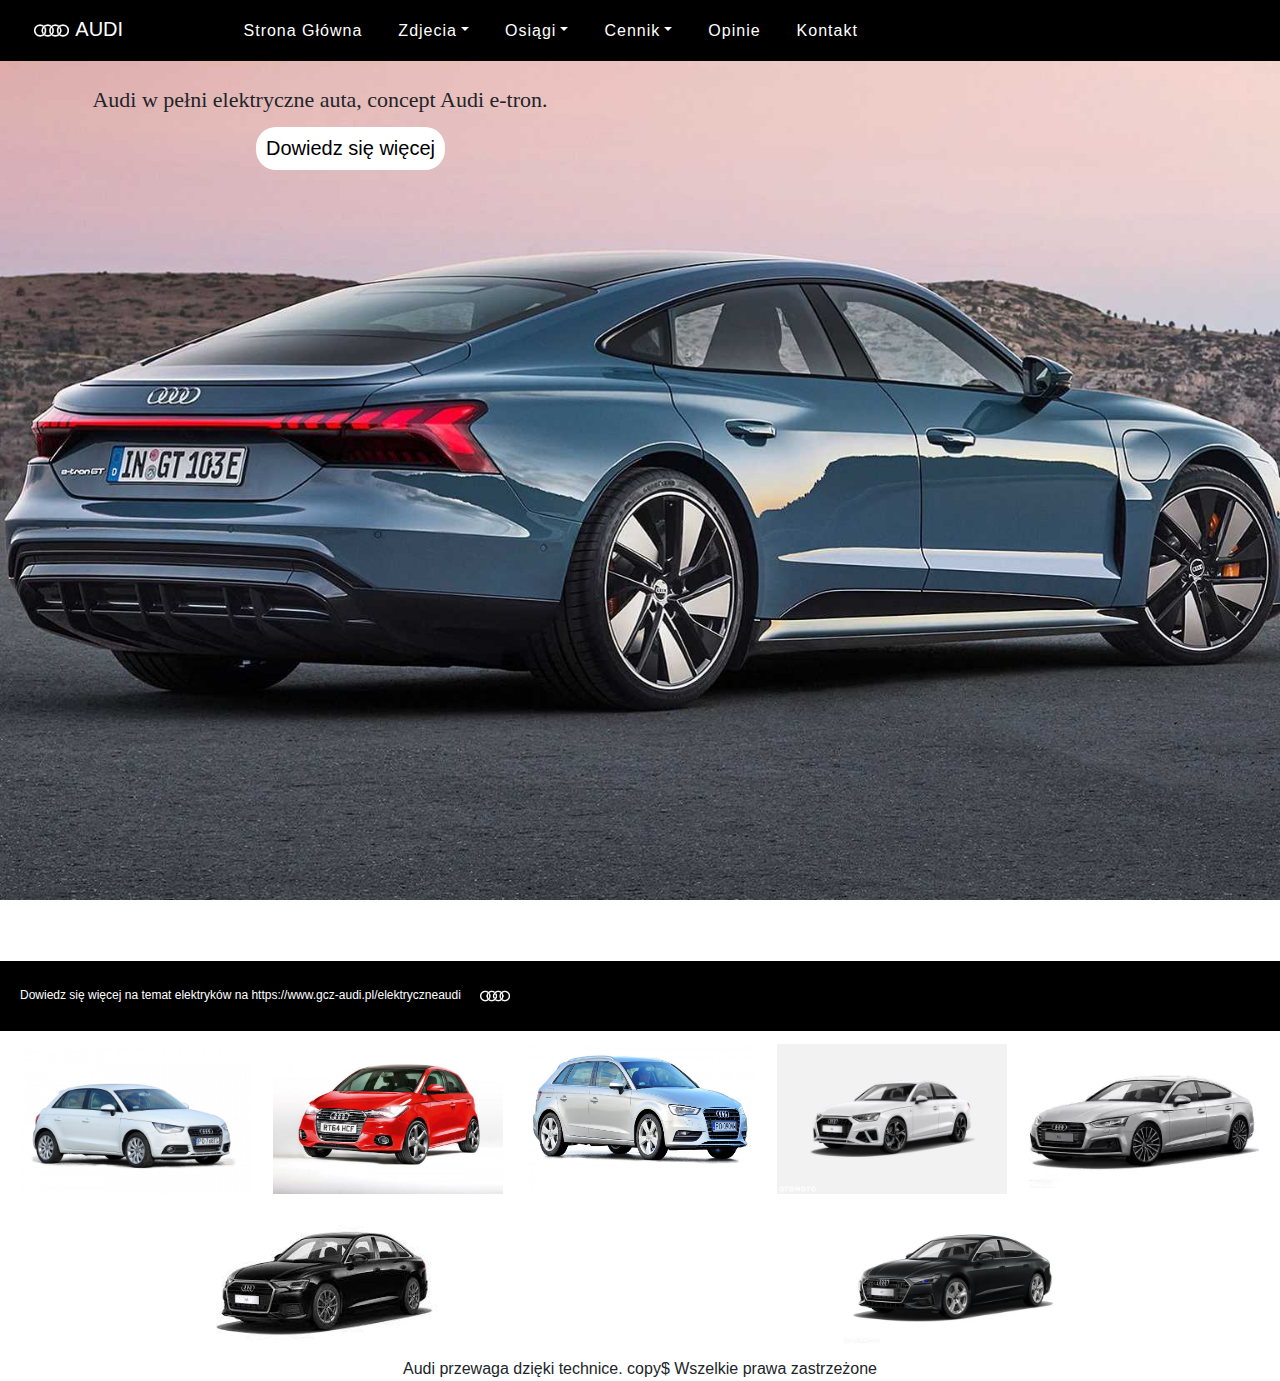
<file: zdjecia_silnika.html>
<!DOCTYPE html>
<html lang="en">
<head>
    <meta charset="UTF-8">
    <meta http-equiv="X-UA-Compatible" content="IE=edge">
    <meta name="viewport" content="width=device-width, initial-scale=1.0">
    <meta http-equiv="X-Ua-Compatible" content="IE=edge">
    <title>AUDI</title>
    <link rel="stylesheet" href="style.css" type="text/css" />

    <link rel="stylesheet" href="css/bootstrap.min.css">

    <!--[if lt IE 9]>
	<script src="https://cdnjs.cloudflare.com/ajax/libs/html5shiv/3.7.3/html5shiv.min.js"></script>
	<![endif]-->
</head>
<body>
        
    <header>
        <nav class="navbar navbar-expand-md">

            <a class="navbar-brand" href="#"><img src="img/logo.png" height="35" width="35" alt=""> AUDI </a>

            <button class="navbar-toggler" type="button" data-toggle="collapse" data-target="#mainmenu" aria-controls="mainmenu" aria-expanded="false" aria-label="Przełącznik nawigacji">
                <span class="navbar-toggler-icon"></span>
            </button>


            <div class="collapse navbar-collapse" id="mainmenu">
               
                <ul class="navbar-nav">
                    
                    <li class="nav-item active">
                        <a class="nav-link" href="index.html" >Strona Główna</a>
                    </li>

                    <li class="nav-item dropdown">
                        <a class="nav-link dropdown-toggle" href="#" data-toggle="dropdown" role="button" aria-expanded="false" id="submenu" aria-haspopup="true">Zdjecia</a>
                        
                        <div class="dropdown-menu" ariia-labelledby="submenu">

                            <a class="dropdown-item" href="zdjecia_zewnatrz.html">Zdjecia zewnątrz</a>
                            <a class="dropdown-item" href="zdjecia_wnetrza.html">Historia quattro</a>
                           
                            <div class="dropdown-divider"></div>

                            <a class="dropdown-item" href="zdjecia_silnika.html">Zdjecia silnika</a>
                            <a class="dropdown-item" href="zdjecia_ogolne.html">Zdjecia ogólne</a>

                        </div>
                    </li>

                    <li class="nav-item dropdown">
                        <a class="nav-link dropdown-toggle" href="#" data-toggle="dropdown" role="button" aria-expanded="false" id="submenu" aria-haspopup="true">Osiągi</a>
                        <div class="dropdown-menu" ariia-labelledby="submenu">
                            <a class="dropdown-item" href="parametry_auta.html">Parametry auta</a>
                            <a class="dropdown-item" href="rekordy.html">Rekordy</a>


                        </div>
                    </li>

                    <li class="nav-item dropdown ">
                        <a class="nav-link dropdown-toggle" href="#" data-toggle="dropdown" role="button" aria-expanded="false" id="submenu" aria-haspopup="true">Cennik</a>
                        <div class="dropdown-menu" ariia-labelledby="submenu">
                            <a class="dropdown-item" href="niska_cena.html">Niska półka cennowa</a>
                            <a class="dropdown-item" href="srednia_cena.html">Średnia półka cennowa</a>
                            <a class="dropdown-item" href="wysoka_cena.html">Wysoka półka cennowa</a>

                        </div>
                    </li>

                    <li class="nav-item ">
                        <a class="nav-link" href="opinie.html">Opinie</a>
                    </li>

                    <li class="nav-item">
                        <a class="nav-link" href="kontakt.html">Kontakt</a>
                    </li>
                </ul>

            </div>

        </nav>

    </header>

    <main>
        <div class="background-image">

            <div class="title"><h2>
           Audi w pełni elektryczne auta, concept Audi e-tron.</h2>
            
           <a href="#"><button >Dowiedz się więcej</button></a>
        
        
            </div>

        </div>

    </main>

    <div class="up-fotter">
        Dowiedz się więcej na temat elektryków na https://www.gcz-audi.pl/elektryczneaudi <img src="img/logo.png" height="30" width="30" alt="">
       
    </div>

    <div class="fotter">
       
        <div class="photo-fotter">
            <img src="img/a1.jpg" width="230" height="150">

        </div>

        <div class="photo-fotter">
            <img src="img/a2.jpg" width="230" height="150">

        </div>

        <div class="photo-fotter">
            <img src="img/a3.jpg" width="230" height="150">

        </div>

        <div class="photo-fotter">
            <img src="img/a4.jpg" width="230" height="150">

        </div>

        <div class="photo-fotter">
            <img src="img/a5.jpg" width="230" height="150">

        </div>

        <div class="photo-fotter">
            <img src="img/a6.jpg" width="230" height="150">

        </div>

        <div class="photo-fotter">
            <img src="img/a7.jpg" width="230" height="150">
        </div>




    </div>

    <div class="fotter1">

        Audi przewaga dzięki technice. copy$ Wszelkie prawa zastrzeżone
    </div>

      
    <script src="https://code.jquery.com/jquery-3.3.1.slim.min.js" integrity="sha384-q8i/X+965DzO0rT7abK41JStQIAqVgRVzpbzo5smXKp4YfRvH+8abtTE1Pi6jizo" crossorigin="anonymous"></script>
	
	<script src="https://cdnjs.cloudflare.com/ajax/libs/popper.js/1.14.3/umd/popper.min.js" integrity="sha384-ZMP7rVo3mIykV+2+9J3UJ46jBk0WLaUAdn689aCwoqbBJiSnjAK/l8WvCWPIPm49" crossorigin="anonymous"></script>
	
	<script src="js/bootstrap.min.js"></script>

</body>
</html>
</file>
<file: style.css>
.navbar
{
    background-color: black;
}

.navbar-brand img
{
    margin-right: 2px; 
    margin-left: 20%;
}

.navbar-nav li:hover>.dropdown-menu
{
    display: block;
}

.navbar-nav
{
    margin-left: 10%;
    letter-spacing: 1px; 
}

button.navbar-toggler
{
    background-color: white;    
}

.navbar a
{
    color: white;
}
.navbar a:hover 
{
    color: gray;
}

.dropdown-menu a
{
    color: black;
}

.nav-link
{
    margin-right: 20px;
}

.background-image
{
    background-image: url('img/tlo.jpg');
    background-size: cover;
    background-repeat: no-repeat;
    height:100vh;
    background-attachment: fixed;
    background-position: center center;
    
}

.title h2
{
    font-size: 22px;
    text-align: center;
    margin-right: 50%; 
    padding-top: 2%;
    font-family: 'Dancing Script', cursive;
    padding-bottom: 6px;
}

.title button
{
    margin-left: 20%;
    color: black;
    background-color: white;
    font-size: 20px;
    padding: 10px;
    text-decoration: none;
    border: none;
    border-bottom-right-radius: 20px;
    border-top-right-radius:20px;
    border-top-left-radius:20px;
    border-bottom-left-radius:20px;
}

.title button:hover
{
    cursor: pointer;
    box-shadow: 10px 5px 5px black;
    transition: all 0.6s ease-in-out;
   
}

.up-fotter
{
    background-color: black;
    color: white;
    padding: 20px;
    font-size: 12px;
}

.up-fotter img
{
    margin-left: 16px;
}

.fotter
{
    background-color: white;
    display: flex;
    padding: 10px;
	flex-wrap: wrap;
}

.photo-fotter
{
    display: flex;
	flex-direction: column;
    padding-top: 3px;
    margin-left: auto;
    margin-right: auto;
    cursor: pointer;
}

.fotter1
{
    text-align: center;
}

@media only screen and (max-width: 600px )
{
    .title h2
    {
        justify-content: center;
        width: 100%;
        
    }

    .title button
    {
        margin-left: 30%;
    }

}

@media only screen and (max-width: 770px )
{

      .title button
    {
        margin-left: 30%;
    }
   
    .title h2
    {
        justify-content: center;
        width: 100%;
        text-align: center;
        
    }

}
</file>
<file: audi_etron.css>
body
{
    padding:0;
    margin: 0;
    box-sizing: border-box;
}

.container
{
    padding: 0;
}

.background_etron
{
    background-image: url('img/etron.jpg');
    width: 100%;
    height: 80vh;
    background-position: center center;
    background-attachment: fixed;
    background-repeat: no-repeat;
    background-size: cover;
}

.background_etron h3
{   
    font-size: 60px;
    padding-left: 50px;
    padding-top: 20px;
}


.etron
{
    padding: 50px;
    justify-content: center;
    text-align: center;
    margin-bottom: 50px;

}


.etron h4
{
    font-size: 30px;
    text-align: center;

}


.right-text h4
{
    font-size: 30px;
    text-align: center;
    padding-top: 90px;
    margin-bottom: 20px;
}

.right-text
{
    width: 55%;
    text-align: center;
    justify-content: center;
    padding-left: 10px;
    padding-right: 10px;
    padding-top: 30px;
}

.picture-half img
{
    height: 450px;
    width: 800px;
    display: flex;
    float: right;
    margin-right: 50px;
   
}

.picture-half-1 img
{
    height: 450px;
    width: 800px;
    display: flex;
    float: left;
    margin-left: 50px;
   
}

.left-text
{
    width: 55%;
    text-align: center;
    justify-content: center;
    padding-right: 10px;
    padding-left: 10px;
    padding-top: 30px;
    float:left;
}

.left-text h4
{
    font-size: 30px;
    text-align: center;
    justify-content: center;
    padding-top: 90px;
    margin-bottom: 20px;
}

.video
{
    text-align: center;
    margin-bottom: 50px;
    margin-top: 50px;
}

.video iframe
{
    width: 1600px;
    height: 800px;
}

.fotter
{
    background-color: black;
    color: white;
    padding: 10px;
    
}

.fotter img
{
    margin-right: 2px;
}


@media screen and (max-width: 1600px)
{
    .video iframe
{
    width: 1200px;
    height: 600px;
}

}


@media screen and (max-width: 1300px)
{
.video iframe
    {
    width: 800px;
    height: 400px;
    }

}


@media screen and (max-width: 900px)
{
    .video iframe
{
    width: 400px;
    height: 250px;
}

}
</file>
<file: audia1.css>
body
{
    margin: 0;
    padding: 0;
    box-sizing: border-box;
}

.container
{
    padding: 0;
   
}
.container-background
{
    background-image: url('img/audia1_tlo.jpg');
    background-size: cover;
    background-repeat: no-repeat;
    background-attachment: fixed;
    background-position: center center;
    height: 100vh;
    width: 100%;
}

.title h2
{
    color: white;
    font-size: 80px;
    text-align: center;
    padding-top: 39%;
}

.container-background-1
{
    background-image: url('img/audi_1t.jpg');
    background-size: cover;
    background-repeat: no-repeat;
    background-attachment: fixed;
    background-position: center center;
    height: 100vh;
    width: 100%;
}


.text h2
{
    font-size: 50px;
    padding-top: 60px;
    text-align: center;
    justify-content: center;
    padding-bottom: 60px;
}


.text
{
    font-size: 20px;
    text-align: center;
    justify-content: center;
    padding-bottom: 50px;
    padding-left: 10%;
    padding-right: 10%;
}

.container-background-2
{
    background-image: url('img/audia1srodek.jpg');
    background-size: cover;
    background-repeat: no-repeat;
    background-attachment: fixed;
    background-position: center center;
    height: 100vh;
    width: 100%;
}

.title-galery
{
    text-align: center;
    padding: 60px;
}

.galery
{
    margin-left: auto;
   margin-right: auto;
   width: 80%;
   text-align: center;
   
}


#slider
{
    text-align: center;
    padding: 50px;
}

#slider img
{
    width: 750px;
    height: 450px;
}

.slajdy span
{
    cursor: pointer;
}


.fotter
{
    background-color: black;
    color: white;
    padding: 10px;
    
}

.fotter img
{
    margin-right: 2px;
}
</file>
<file: audia5.css>
body
{
    margin: 0;
    padding: 0;
    box-sizing: border-box;
}
.container
{
    padding: 0;
}

.background_audia5
{
    background-image: url('img/tloaudia5.jpg');
    background-size: cover;
    background-repeat: no-repeat;
    background-attachment: fixed;
    background-position: center center;
    height: 100vh;
    width: 100%;
}

.title h2
{
    color: white;
    font-size: 85px;
    text-align: center;
}


.text
{
    text-align: center;
    font-size: 20px;
    justify-content: center;
    padding: 10px;
    margin-bottom: 10%;
    margin-left: 10%;
    margin-right: 10%;
}

.title h4
{
    margin-top: 10%;
    margin-bottom: 20px;
    font-size: 45px;
    justify-content: center;
    text-align: center;
    
}

.picture_1
{
    background-image: url('img/picture1_a5.jpg');
    background-position: center center;
    background-repeat: no-repeat;
    background-attachment: fixed;
    background-size: cover;
    height: 100vh;
    width: 100%;
}

.picture_2
{
    background-image: url('img/picture2_a5.jpg');
    background-position: center center;
    background-repeat: no-repeat;
    background-size: cover;
    background-attachment:fixed;
    height: 100vh;
    width: 100%;
}

.picture_3
{
    background-image: url('img/picture3_a5.jpg');
    background-position: center center;
    background-repeat: no-repeat;
    background-size: cover;
    background-attachment: fixed;
    height: 100vh;
    width: 100%;
}



.title-galery
{
    text-align: center;
    padding: 60px;
}

#slider
{
    text-align: center;
    padding: 50px;
    justify-content: center;
}

#slider img
{
    width: 750px;
    height: 420px;
}

.fotter
{
    background-color: black;
    color: white;
    padding: 10px;
    
}

.fotter img
{
    margin-right: 2px;
}
</file>
<file: audia8.css>
body
{
    margin: 0;
    padding: 0;
    box-sizing: border-box;
}

.container
{
    padding: 0;
   
}


.container-background
{
    background-image: url('img/audia8.jpg');
    background-size: cover;
    background-position: center center;
    background-repeat: no-repeat;
    background-attachment: fixed;
    width: 100%;
    height: 100vh;
}

.title h2
{
    color: white;
    font-size: 80px;
    text-align: center;
    padding-top: 39%;
}


.text
{
    justify-content: center;
    text-align: center;
    margin-left: 10%;
    margin-right: 10%;
    margin-bottom: 5%;
}

.text h4
{
    justify-content: center;
    text-align: center;
    font-size: 50px;
    margin-bottom: 20px;
    margin-top: 5%;
}

.container-background-1
{
    background-image: url('img/audia8_1.jpg');
    background-size: cover;
    background-position: center center;
    background-repeat: no-repeat;
    background-attachment: fixed;
    width: 100%;
    height: 100vh;
}


.container-background-2
{
    background-image: url('img/audia8_2.jpg');
    background-size: cover;
    background-position: center center;
    background-repeat: no-repeat;
    background-attachment: fixed;
    width: 100%;
    height: 100vh;
}

.container-background-3
{
    background-image: url('img/audia8_3.jpg');
    background-size: cover;
    background-position: center center;
    background-repeat: no-repeat;
    background-attachment: fixed;
    width: 100%;
    height: 100vh;
}


.title-galery
{
    text-align: center;
    padding: 60px;
}

#slider
{
    text-align: center;
    justify-content: center;
    padding: 50px;

}

#slider img
{
    width: 750px;
    height: 430px;
}




.fotter
{
    background-color: black;
    color: white;
    padding: 10px;
    
}

.fotter img
{
    margin-right: 2px;
}
</file>
<file: formularz.css>
.cotnact
{
    font-family: 'Dancing Script', cursive;
    display: flex;
    justify-content: center;
    align-items: center;
    overflow: hidden;
    width: 100%;
    height: 100vh;
    background-color: 	#d3adbe;
}

.contact-titel
{
    display: flex;
    justify-content: space-evenly;
    width: 100%;
}

.title
{
    display: flex;
    flex-direction: column;
    align-items: center;
    justify-content: flex-start;   
}

.title h1
{
    font-size: 8rem;
    color: black;
    letter-spacing: 5px;
    font-weight: 600;
}

.title span
{
    display: block;
}

.name
{
    display: flex;
    flex-direction: column;
    margin-right: 9rem;
  
    
}

input
{
    border: none;
    border-bottom: 2px solid black;
   
}

input, textarea
{
    font-size: 1.6rem;
    padding: 10px;
    margin-bottom: 2px;
}

button
{
    background-color: gray;
    cursor: pointer;
    transition: all .4s ease-in-out;
    padding: 10px;
    font-size: 1.6rem;
}

button:hover
{
    background-color: rgb(63, 62, 62);
}

@media screen and (max-width: 1300px)
{
    .cotnact
    {
        flex-direction: column;
    }

    input, textarea
    {
        font-size: 1rem;
        padding: 10px;
        margin-bottom: 2px;
        
    }

    button
    {
        font-size: 1.2rem;
    }
    
    .name
{
    display: flex;
    flex-direction: column;
    margin-right: 0;
  
}

.title h1
{
    font-size: 5rem;
    padding: 20px;
    margin-top: -1em;
}
}

#zegar
{
    font-size: 40px;
    display: flex;
    justify-content: center;
    text-align: center;

    

   
}
</file>
<file: poznaj_oferte.css>
body
{
    padding: 0;
    margin: 0;
}

.container
{
    background-color: rgba(255, 255, 255, 0.897);
    width: 100%;
    
}

.all_opis
{
    justify-content: center;
    align-items: center;
}

.opis  
{
    justify-content: center;
    text-align: center;
    overflow: hidden;
    margin-left: 10%;
    margin-right: 10%;
  
}

.tekst
{
   

}

.opis h4
{
    margin-top: 20px;
    margin-bottom: 20px;
    font-size: 30px;
}

.picture
{
    align-items: center;
    justify-content: center;
    display: flex;
    margin-top: 8rem;
    margin-bottom: 8rem;
}

.picture img
{
    width: 1100px;
    height: 700px;
}


.footer
{
    background-color: black;
    color: white;
    width: 100%;
    height: 100%;
}

.footer img
{
    margin-left: 20px;
}


@media screen and (max-width: 1200px)
{
    .picture img
{
    width: 800px;
    height: 500px;
}

.opis  
{
  
    margin-left: 5%;
    margin-right: 5%;
  
}

}



@media screen and (max-width: 900px)
{
    .picture img
{
    width: 600px;
    height: 350px;
}

}

@media screen and (max-width: 600px)
{
    .picture img
{
    width: 400px;
    height: 300px;
}

}
</file>
